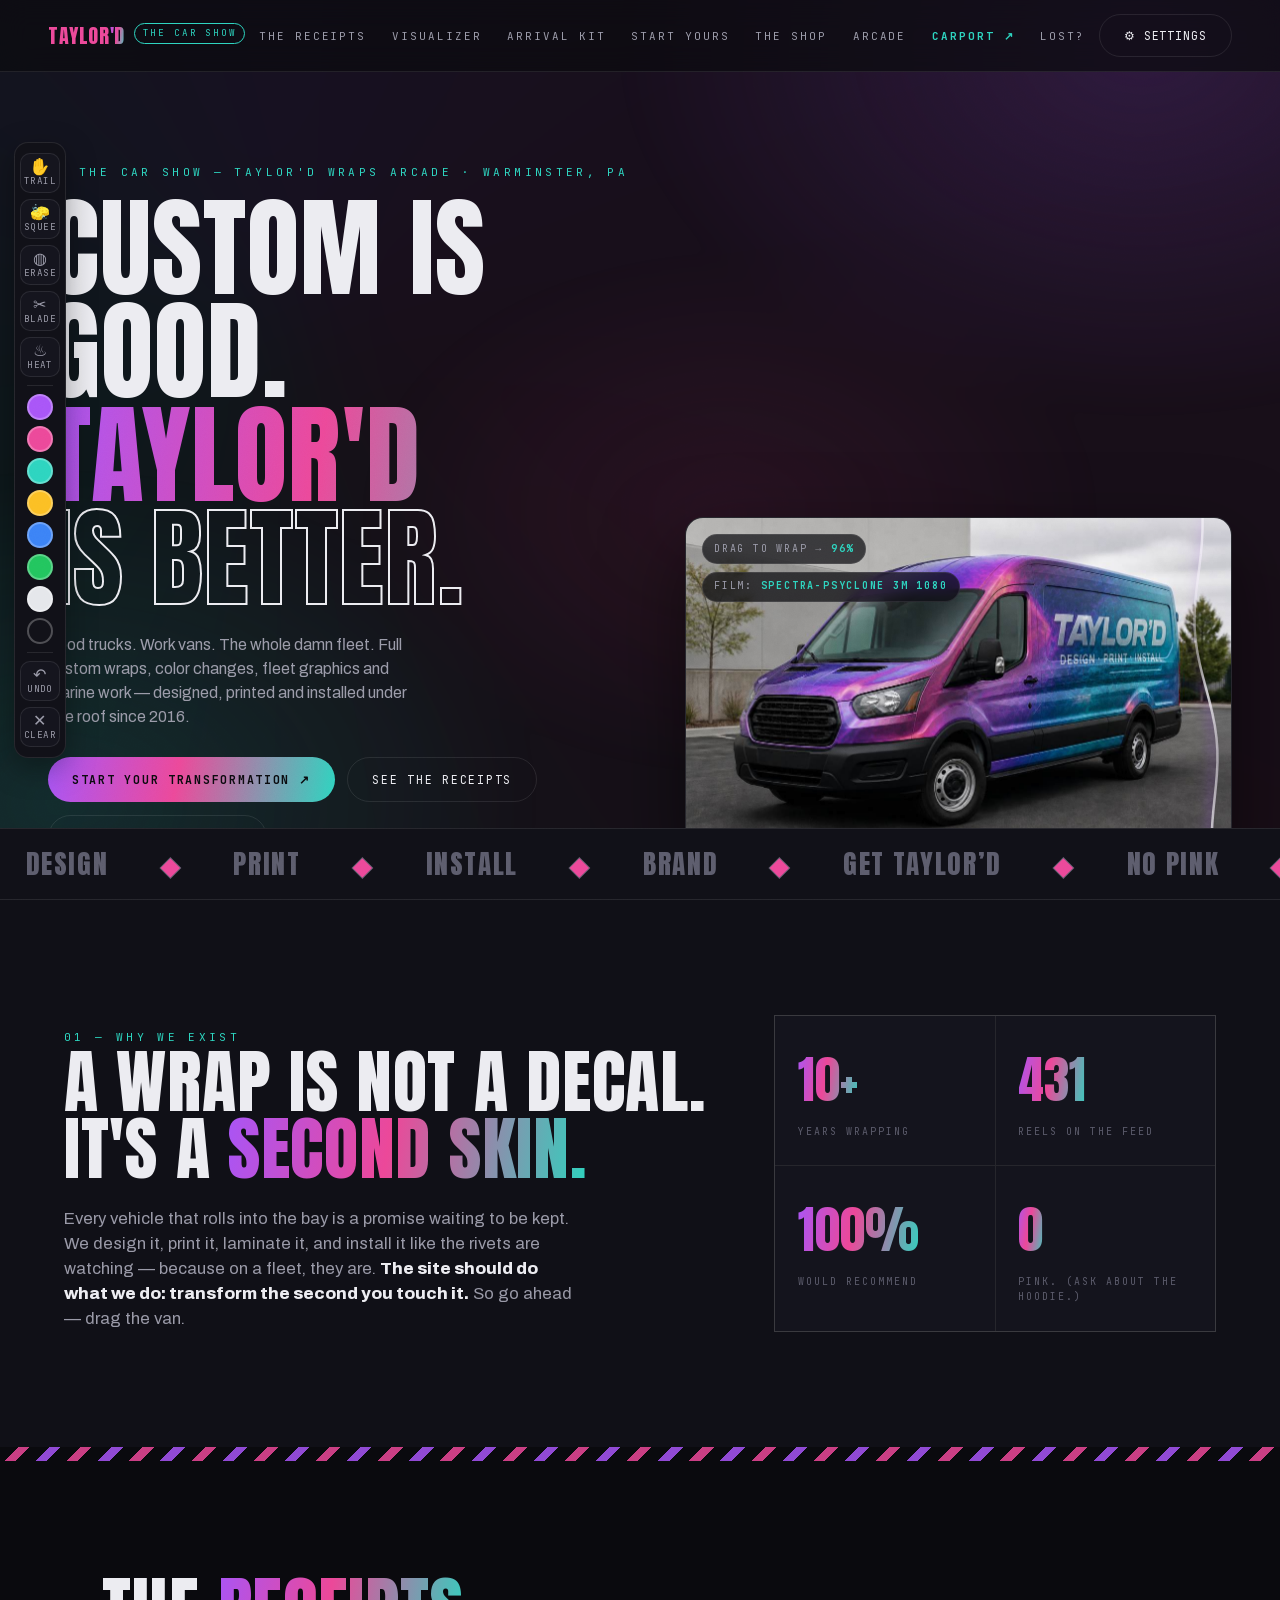
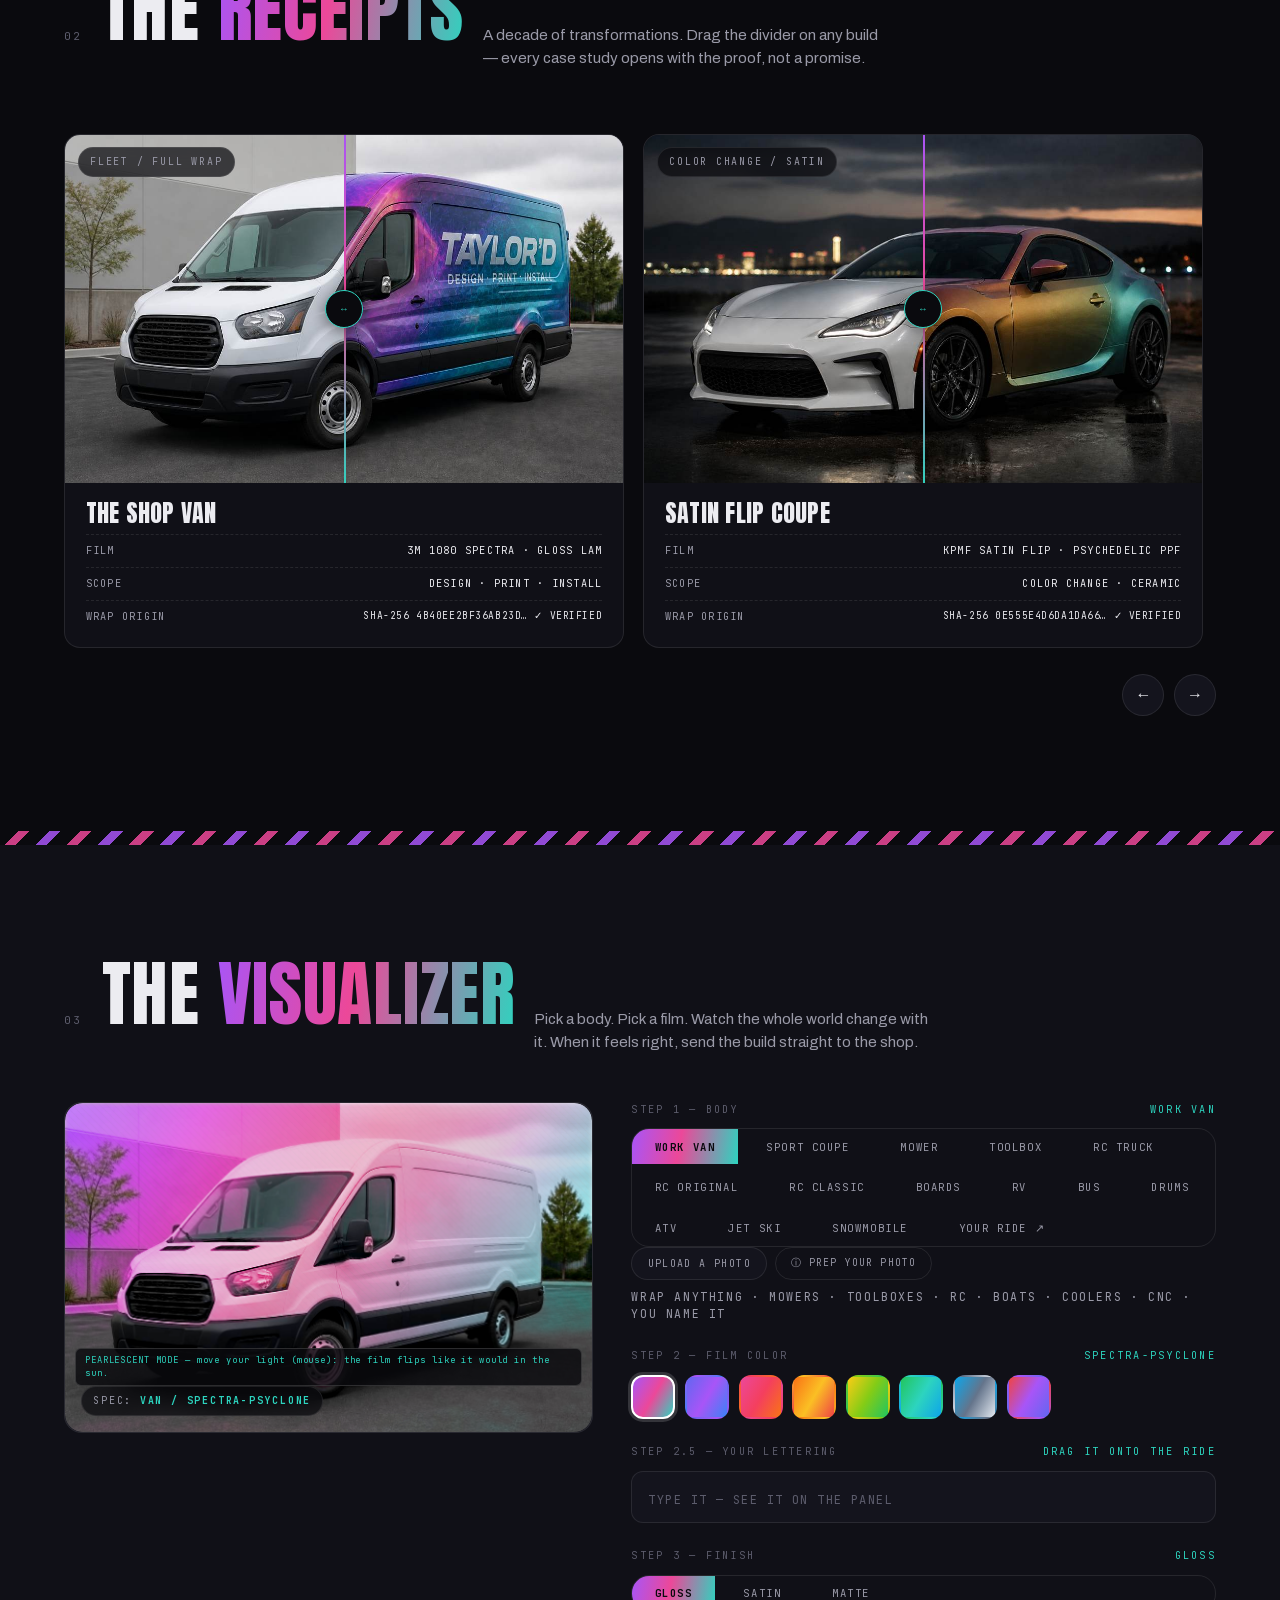
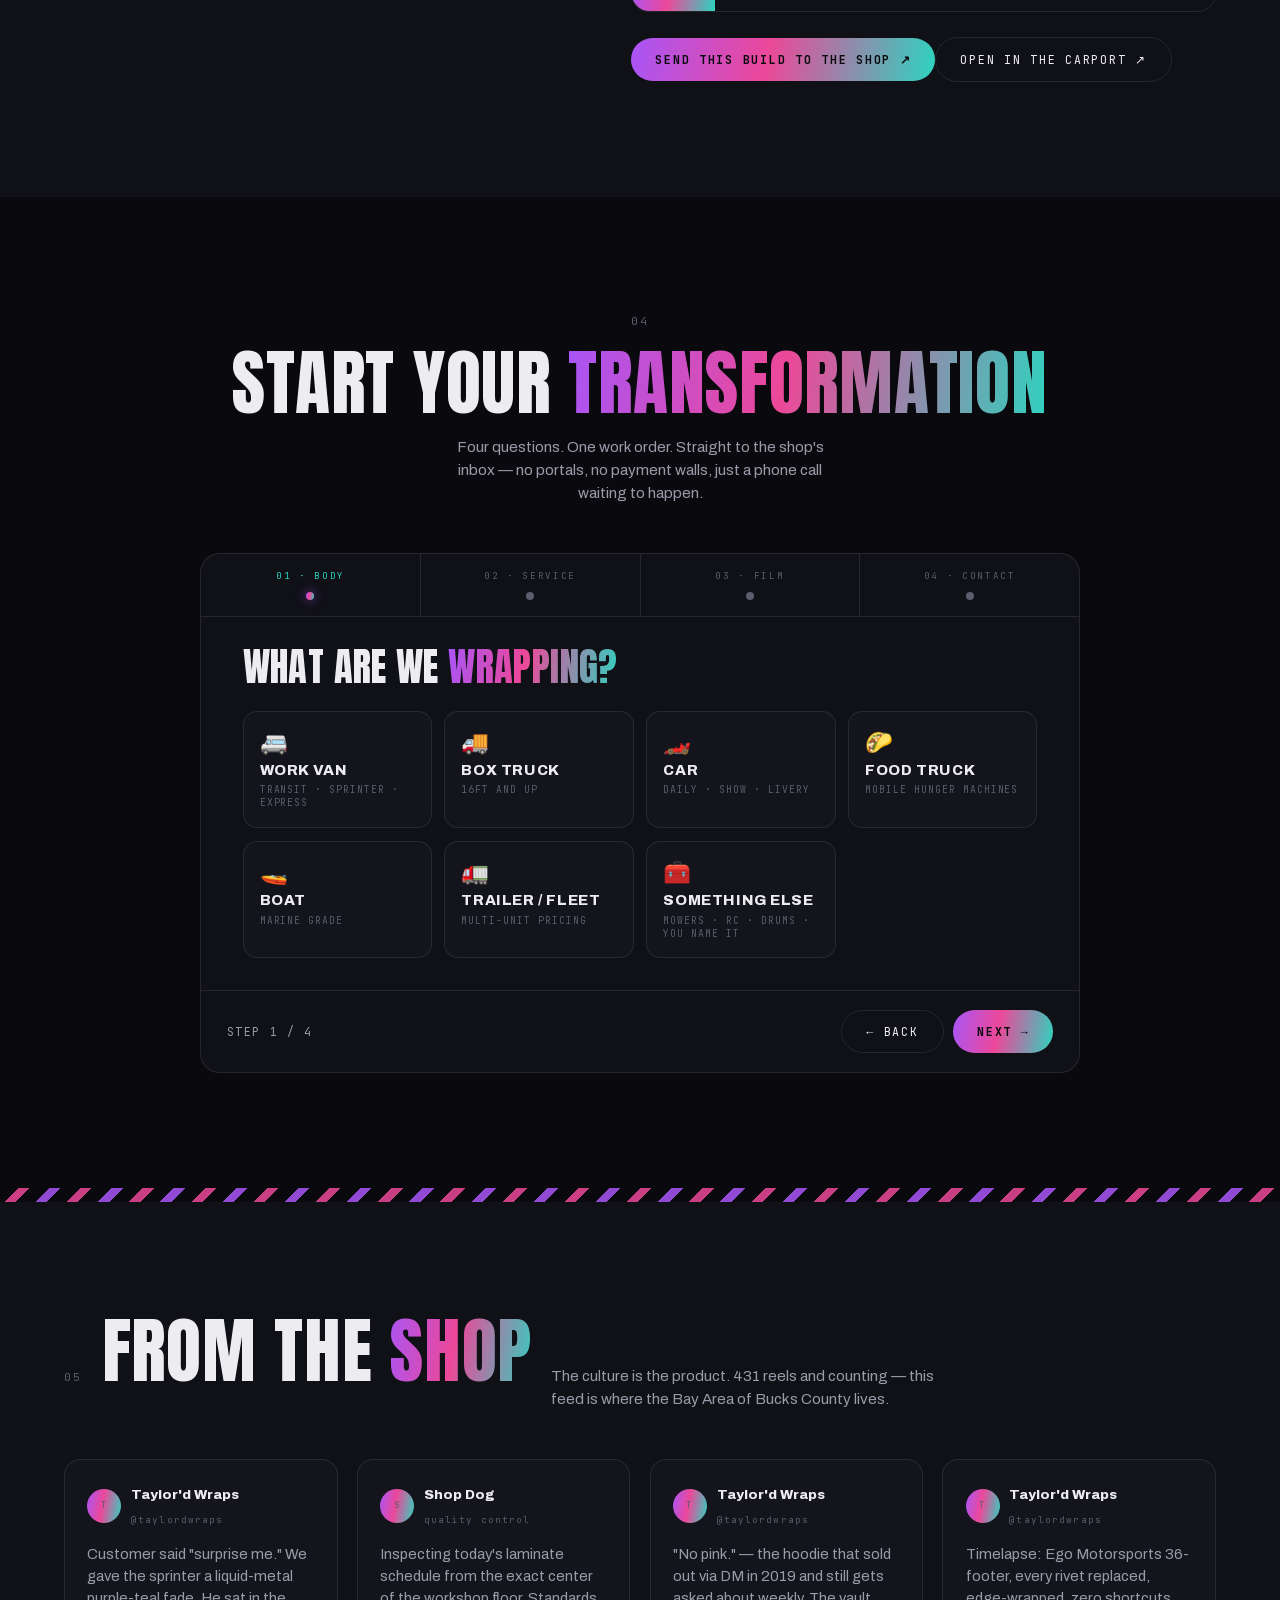
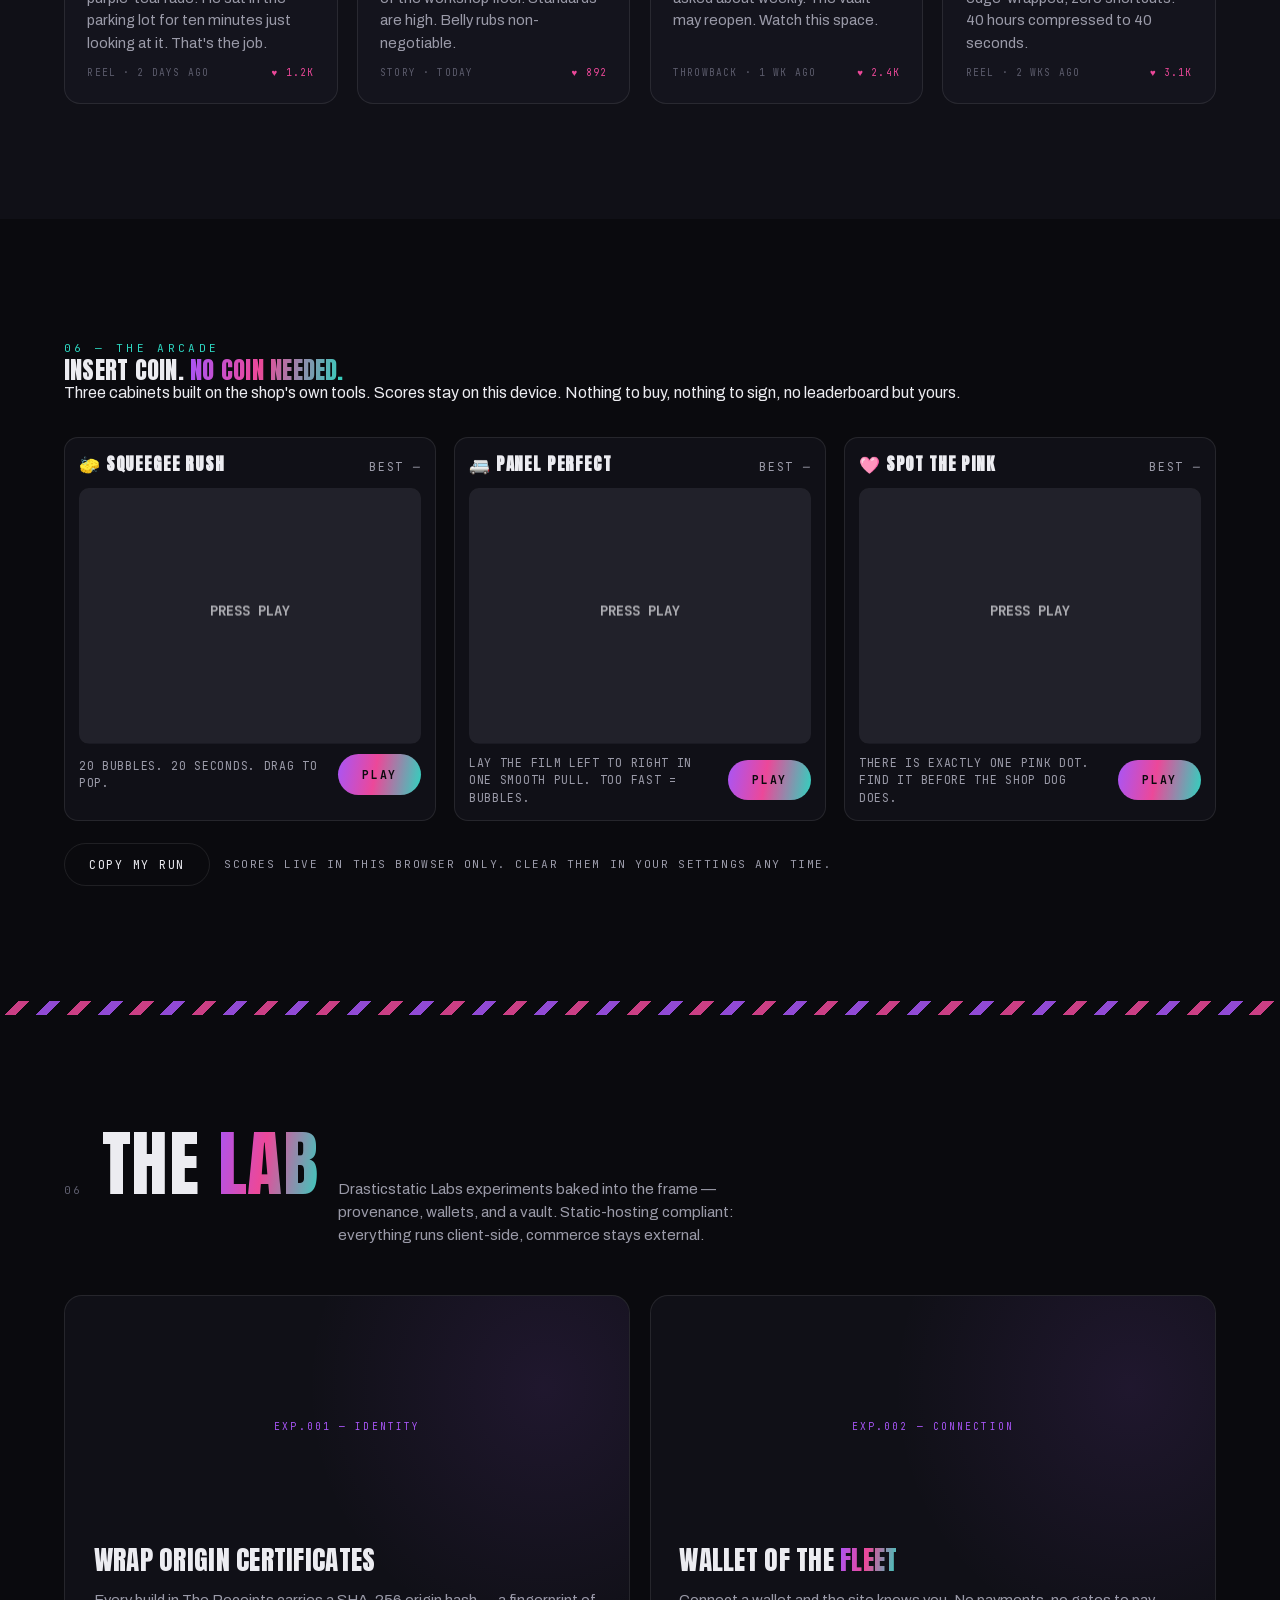
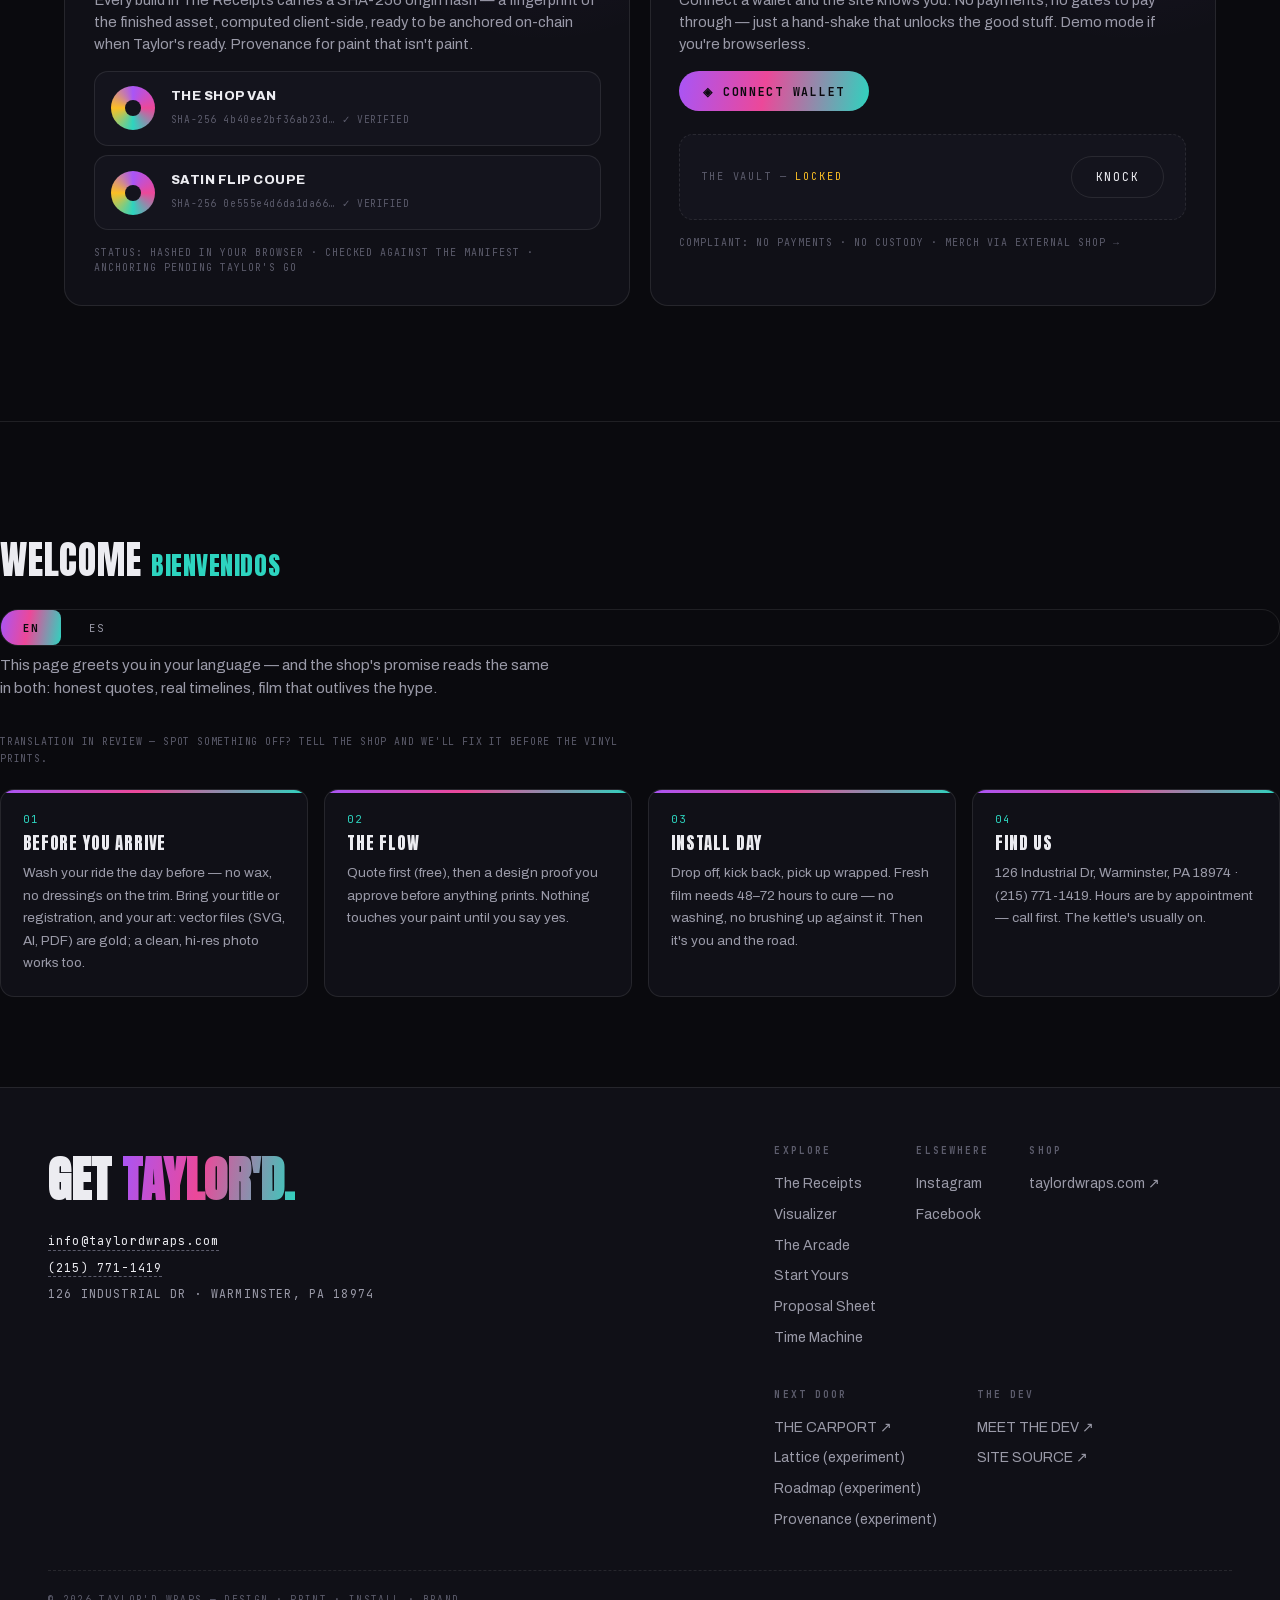
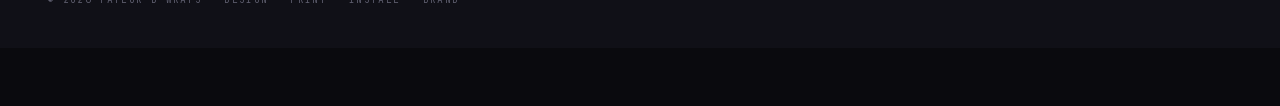
<file: index.html>
<!DOCTYPE html>
<html lang="en">
<head>
<meta charset="UTF-8">
<meta name="viewport" content="width=device-width, initial-scale=1.0">
<title>THE CAR SHOW — Taylor'd Wraps arcade. Design. Print. Install. Brand.</title>
<meta name="description" content="THE CAR SHOW: the hand-built arcade next door to the Taylor'd Wraps carport. The Peel, the wrap-anything visualizer, the vinyl toolbox, three games, and the labs' experiments. Warminster, PA.">
<link rel="stylesheet" href="styles.css?v=200">
</head>
<body>
<script>try{var _t=localStorage.tw_theme;if(_t==="light")document.body.classList.add("light");if(localStorage.tw_psy==="on")document.documentElement.classList.add("psylight")}catch(e){}</script>
<div id="loader"><div class="lgo">TAYLOR<span class="gradtxt">'D</span></div><div class="bar"><i id="lbar"></i></div><div class="pct" id="lpct">WARMING THE LAMINATOR — 0%</div></div>

<nav>
  <a class="logo" href="#hero" title="Taylor'd Wraps x drasticstatic labs"><b>TAYLOR<span class="gradtxt">'D</span></b> <span class="labs">THE CAR SHOW</span></a>
  <div class="links">
    <a href="#receipts" class="doodle">The Receipts</a><a href="#visualizer" class="doodle">Visualizer</a><a href="#arrival" class="doodle">Arrival Kit</a><a href="#quote" class="doodle">Start Yours</a><a href="#shop" class="doodle">The Shop</a><a href="#arcade" class="doodle">Arcade</a><a href="https://drasticstatic.github.io/taylordwraps-nextjs-preview/" class="carport-link" title="The Carport — the Next.js site next door">Carport ↗</a><a href="404.html">LOST?</a>
  </div>
  <button class="btn gear-btn" id="gearBtn" aria-haspopup="dialog" aria-expanded="false" aria-controls="settingsDrawer" title="Settings — theme, PSYCLONE, film trail, wallet">⚙ SETTINGS</button>
</nav>
<div class="drawer-overlay" id="drawerOverlay" hidden></div>
<aside class="drawer" id="settingsDrawer" role="dialog" aria-modal="true" aria-label="Site settings" hidden>
  <div class="dr-head"><span>SETTINGS</span><button class="dr-x" id="drawerClose" aria-label="Close settings">✕</button></div>
  <div class="dr-row"><span>THEME</span>
    <div class="seg" role="group" aria-label="Color theme">
      <button class="seg-b" id="thmDark" aria-pressed="true">◐ DARK</button><button class="seg-b" id="thmLight" aria-pressed="false">◑ LIGHT</button>
    </div>
  </div>
  <div class="dr-row"><span>PSYCLONE MODE<small>hue-cycle the whole page</small></span>
    <button class="btn psy-btn" id="psyBtn" aria-pressed="false" title="PSYCLONE MODE — the Konami code works too: ↑↑↓↓←→←→BA">◐ PSYCLONE</button>
  </div>
  <div class="dr-row"><span>FILM TRAIL<small>cursor lays vinyl — swipe fast to squeegee</small></span>
    <button class="seg-b" id="trailBtn" aria-pressed="true">ON</button>
  </div>
  <div class="dr-row"><span>WALLET</span>
    <button class="btn" id="walletBtn">◈ Connect</button>
  </div>
  <div class="dr-row"><span>TIME MACHINE<small>step back in time — the eras</small></span><a class="seg-b" href="time-machine.html" style="text-decoration:none">OPEN ▸</a></div>
  <p class="dr-note">POWER USERS: ↑↑↓↓←→←→BA STILL WORKS</p>
</aside>


<header id="hero">
  <div class="bgfx"></div>
  <div class="hero-grid">
    <div class="hero-copy">
      <span class="kicker">// THE CAR SHOW — Taylor'd Wraps arcade · Warminster, PA</span>
      <h1><span class="row">CUSTOM IS</span><span class="row">GOOD.</span><span class="row gradtxt">TAYLOR'D</span><span class="row outline">IS BETTER.</span></h1>
      <p>Food trucks. Work vans. The whole damn fleet. Full custom wraps, color changes, fleet graphics and marine work — designed, printed and installed under one roof since 2016.</p>
      <div class="hero-ctas">
        <a class="btn solid" href="#quote">Start Your Transformation ↗</a>
        <a class="btn" href="#receipts">See The Receipts</a>
        <a class="btn" href="https://drasticstatic.github.io/taylordwraps-nextjs-preview/" data-peel="THE REAL THING IS NEXT DOOR">Enter The Carport ↗</a>
      </div>
    </div>
    <div class="peelbox">
      <canvas id="peelCanvas" aria-label="Interactive wrap demonstration: drag to apply a vinyl wrap to the van" role="img"></canvas>
      <div class="peelhud">
        <span class="chip" id="peelChip">DRAG TO WRAP → <b>0%</b></span>
        <span class="chip" id="filmChip">FILM: <b>SPECTRA-PSYCLONE 3M 1080</b></span>
      </div>
      <div class="peel-hint"><svg viewBox="0 0 24 24" fill="none" stroke-width="2"><path d="M4 12h16m0 0-5-5m5 5-5 5"/></svg> DRAG · IT WRAPS ITSELF TOO</div>
    </div>
  </div>
</header>

<div class="ticker"><div class="track" id="tickTrack"></div><div class="t-meta">© 2026 TAYLOR'D WRAPS · DESIGN · PRINT · INSTALL · BRAND · HANDCRAFTED IN DRASTICSTATIC LABS · v2.0 · THE CAR SHOW · ↑↑↓↓←→←→BA</div></div>

<section class="section" id="manifesto">
  <div class="mani">
    <div class="rv">
      <span class="kicker">01 — Why we exist</span>
      <h2>A WRAP IS NOT A DECAL.<br>IT'S A <span class="gradtxt">SECOND SKIN.</span></h2>
      <p>Every vehicle that rolls into the bay is a promise waiting to be kept. We design it, print it, laminate it, and install it like the rivets are watching — because on a fleet, they are. <b>The site should do what we do: transform the second you touch it.</b> So go ahead — drag the van.</p>
    </div>
    <div class="stats rv">
      <div class="stat"><span class="n">10+</span><span class="l">Years wrapping</span></div>
      <div class="stat"><span class="n">431</span><span class="l">Reels on the feed</span></div>
      <div class="stat"><span class="n">100%</span><span class="l">Would recommend</span></div>
      <div class="stat"><span class="n">0</span><span class="l">Pink. (Ask about the hoodie.)</span></div>
    </div>
  </div>
</section>

<div class="hazard"></div>

<section class="section" id="receipts">
  <div class="sect-head rv">
    <span class="sect-num">02</span><h2>THE <span class="gradtxt">RECEIPTS</span></h2>
    <p class="sect-sub">A decade of transformations. Drag the divider on any build — every case study opens with the proof, not a promise.</p>
  </div>
  <div class="rail" id="rail">
    <article class="case rv">
      <div class="media" data-ba>
        <img class="before" src="assets/van_before.jpg" alt="Stock white cargo van before wrap">
        <img class="after" src="assets/van_after.jpg" alt="Same van after Taylor'd iridescent psychedelic wrap with TAYLOR'D lettering">
        <span class="chip tag">FLEET / FULL WRAP</span>
        <div class="handle"></div><div class="knob">↔</div>
      </div>
      <div class="spec">
        <h3>THE SHOP VAN</h3>
        <div class="row"><span>FILM</span><b>3M 1080 SPECTRA · GLOSS LAM</b></div>
        <div class="row"><span>SCOPE</span><b>DESIGN · PRINT · INSTALL</b></div>
        <div class="row"><span>WRAP ORIGIN</span><b class="hash">SHA-256 <span data-hash="van"></span></b></div>
      </div>
    </article>
    <article class="case rv">
      <div class="media" data-ba>
        <img class="before" src="assets/car_before.jpg" alt="Stock white sports coupe before wrap">
        <img class="after" src="assets/car_after.jpg" alt="Same coupe after satin color-shift wrap from magenta to gold to teal">
        <span class="chip tag">COLOR CHANGE / SATIN</span>
        <div class="handle"></div><div class="knob">↔</div>
      </div>
      <div class="spec">
        <h3>SATIN FLIP COUPE</h3>
        <div class="row"><span>FILM</span><b>KPMF SATIN FLIP · PSYCHEDELIC PPF</b></div>
        <div class="row"><span>SCOPE</span><b>COLOR CHANGE · CERAMIC</b></div>
        <div class="row"><span>WRAP ORIGIN</span><b class="hash">SHA-256 <span data-hash="car"></span></b></div>
      </div>
    </article>
    <article class="case flat rv">
      <div class="inner">
        <span class="kicker">Case file 003</span>
        <div class="big">SULLIVAN'S SCRAP METALS <span class="gradtxt">MACK TRUCK</span></div>
        <p class="desc">18 wheels of industrial brand presence. Full cab wrap + lettering that reads at highway speed and holds up at the scrap yard.</p>
      </div>
      <div class="bottom"><span class="mono">FLEET / COMMERCIAL</span><span class="hash"><b>ORIGIN</b> <span data-hash="mack"></span></span></div>
    </article>
    <article class="case flat rv">
      <div class="inner">
        <span class="kicker">Case file 004</span>
        <div class="big">THE WILD ONE <span class="gradtxt">POWERBOAT</span></div>
        <p class="desc">Marine-grade graphics built to survive sun, salt and 60 mph. The water is our second install bay.</p>
      </div>
      <div class="bottom"><span class="mono">MARINE</span><span class="hash"><b>ORIGIN</b> <span data-hash="boat"></span></span></div>
    </article>
    <article class="case flat rv">
      <div class="inner">
        <span class="kicker">Case file 005</span>
        <div class="big">797 PERFORMANCE <span class="gradtxt">CHARGER LIVERY</span></div>
        <p class="desc">Motorsport livery work — featured builds, sponsor-ready geometry, zero bubble forgiveness.</p>
      </div>
      <div class="bottom"><span class="mono">MOTORSPORT</span><span class="hash"><b>ORIGIN</b> <span data-hash="livery"></span></span></div>
    </article>
    <article class="case flat rv">
      <div class="inner">
        <span class="kicker">Case file 006</span>
        <div class="big">BARRIO STREET EATS <span class="gradtxt">FOOD TRUCK</span></div>
        <p class="desc">If your truck doesn't make people hungry from across the parking lot, we haven't finished the job.</p>
      </div>
      <div class="bottom"><span class="mono">FOOT TRAFFIC / CONVERSION</span><span class="hash"><b>ORIGIN</b> <span data-hash="truck"></span></span></div>
    </article>
  </div>
  <div class="rail-nav"><button id="railL" aria-label="Scroll cases left">←</button><button id="railR" aria-label="Scroll cases right">→</button></div>
</section>

<div class="hazard"></div>

<section class="section" id="visualizer">
  <div class="sect-head rv">
    <span class="sect-num">03</span><h2>THE <span class="gradtxt">VISUALIZER</span></h2>
    <p class="sect-sub">Pick a body. Pick a film. Watch the whole world change with it. When it feels right, send the build straight to the shop.</p>
  </div>
  <div class="viz rv">
    <div class="stage">
      <img id="vizImg" src="assets/van_before.jpg" alt="Vehicle preview with selected wrap film">
      <div class="frame"></div>
      <div class="drop">DROP IT — WE'LL WRAP IT</div>
      <div class="vtxt" id="vizText" spellcheck="false">YOUR TEXT HERE</div>
      <span class="chip badge" id="vizBadge">SPEC: <b>VAN / SPECTRA-PSYCLONE</b></span>
    </div>
    <div class="ctrls">
      <div class="ctrl">
        <div class="lab"><span>STEP 1 — BODY</span><b id="bodyName">WORK VAN</b></div>
        <div class="seg" id="bodySeg"><button class="on" data-body="van">WORK VAN</button><button data-body="car">SPORT COUPE</button><button data-body="mower">MOWER</button><button data-body="toolbox">TOOLBOX</button><button data-body="rc">RC TRUCK</button><button data-body="rcReal">RC ORIGINAL</button><button data-body="rcOld">RC CLASSIC</button><button data-body="boards">BOARDS</button><button data-body="rv">RV</button><button data-body="bus">BUS</button><button data-body="drums">DRUMS</button><button data-body="atv">ATV</button><button data-body="jetski">JET SKI</button><button data-body="snow">SNOWMOBILE</button><button data-body="custom">YOUR RIDE ↗</button></div>
      <div class="presets" id="presets"><button class="pre" id="uploadBtn">UPLOAD A PHOTO</button> <button class="how-chip" id="howBtn" type="button">ⓘ PREP YOUR PHOTO</button><span class="mono">WRAP ANYTHING · MOWERS · TOOLBOXES · RC · BOATS · COOLERS · CNC · YOU NAME IT</span></div>
      <input type="file" id="wrapFile" accept="image/*" style="display:none">
      </div>
      <div class="ctrl">
        <div class="lab"><span>STEP 2 — FILM COLOR</span><b id="filmName">SPECTRA-PSYCLONE</b></div>
        <div class="swatches" id="swatches"></div>
      </div>
      <div class="ctrl">
        <div class="lab"><span>STEP 2.5 — YOUR LETTERING</span><b>DRAG IT ONTO THE RIDE</b></div>
        <input class="tinput" id="vizTextInput" maxlength="18" placeholder="TYPE IT — SEE IT ON THE PANEL">
      </div>
      <div class="ctrl">
        <div class="lab"><span>STEP 3 — FINISH</span><b id="finName">GLOSS</b></div>
        <div class="seg" id="finSeg"><button class="on" data-fin="gloss">GLOSS</button><button data-fin="satin">SATIN</button><button data-fin="matte">MATTE</button></div>
      </div>
      <div class="ctrl">
        <a class="btn solid" id="vizSend" href="#quote">Send This Build To The Shop ↗</a>
      </div>
    </div>
  </div>
</section>

<section class="section" id="quote">
  <div class="sect-head rv" style="justify-content:center;text-align:center;flex-direction:column;align-items:center">
    <span class="sect-num">04</span><h2>START YOUR <span class="gradtxt">TRANSFORMATION</span></h2>
    <p class="sect-sub">Four questions. One work order. Straight to the shop's inbox — no portals, no payment walls, just a phone call waiting to happen.</p>
  </div>
  <div class="funnel rv">
    <div class="railq">
      <div class="step on" data-s="1"><div class="t">01 · Body</div><div class="dot"></div></div>
      <div class="step" data-s="2"><div class="t">02 · Service</div><div class="dot"></div></div>
      <div class="step" data-s="3"><div class="t">03 · Film</div><div class="dot"></div></div>
      <div class="step" data-s="4"><div class="t">04 · Contact</div><div class="dot"></div></div>
    </div>
    <div class="body">
      <div class="q on" data-q="1">
        <h3>What are we <span class="gradtxt">wrapping?</span></h3>
        <div class="opts" data-key="body">
          <button class="opt" data-v="Work Van / Transit"><span class="ic">🚐</span><span class="nm">Work Van</span><span class="ds">Transit · Sprinter · Express</span></button>
          <button class="opt" data-v="Box Truck"><span class="ic">🚚</span><span class="nm">Box Truck</span><span class="ds">16ft and up</span></button>
          <button class="opt" data-v="Car / Coupe"><span class="ic">🏎️</span><span class="nm">Car</span><span class="ds">Daily · Show · Livery</span></button>
          <button class="opt" data-v="Food Truck"><span class="ic">🌮</span><span class="nm">Food Truck</span><span class="ds">Mobile hunger machines</span></button>
          <button class="opt" data-v="Boat / Marine"><span class="ic">🚤</span><span class="nm">Boat</span><span class="ds">Marine grade</span></button>
          <button class="opt" data-v="Trailer / Fleet"><span class="ic">🚛</span><span class="nm">Trailer / Fleet</span><span class="ds">Multi-unit pricing</span></button>
          <button class="opt" data-v="Something Else"><span class="ic">🧰</span><span class="nm">Something Else</span><span class="ds">Mowers · RC · drums · you name it</span></button>
        </div>
      </div>
      <div class="q" data-q="2">
        <h3>What kind of <span class="gradtxt">transformation?</span></h3>
        <div class="opts" data-key="service">
          <button class="opt" data-v="Full Custom Wrap"><span class="ic">🎨</span><span class="nm">Full Custom</span><span class="ds">Design from scratch</span></button>
          <button class="opt" data-v="Color Change"><span class="ic">🌈</span><span class="nm">Color Change</span><span class="ds">Paint without paint</span></button>
          <button class="opt" data-v="Fleet Graphics"><span class="ic">🛠️</span><span class="nm">Fleet Graphics</span><span class="ds">Consistency at scale</span></button>
          <button class="opt" data-v="Lettering / Decals"><span class="ic">✒️</span><span class="nm">Lettering</span><span class="ds">Trucks · doors · windows</span></button>
          <button class="opt" data-v="Marine Graphics"><span class="ic">🌊</span><span class="nm">Marine</span><span class="ds">Salt-proof swagger</span></button>
          <button class="opt" data-v="Brand Identity"><span class="ic">⚡</span><span class="nm">Brand Identity</span><span class="ds">Logo + system</span></button>
        </div>
      </div>
      <div class="q" data-q="3">
        <h3>How should it <span class="gradtxt">finish?</span></h3>
        <div class="opts" data-key="film">
          <button class="opt" data-v="Gloss Laminate"><span class="ic">✨</span><span class="nm">Gloss</span><span class="ds">Showroom pop</span></button>
          <button class="opt" data-v="Satin / Matte"><span class="ic">🌑</span><span class="nm">Satin / Matte</span><span class="ds">Quiet luxury</span></button>
          <button class="opt" data-v="Color-Shift / Iridescent"><span class="ic">🔮</span><span class="nm">Color-Shift</span><span class="ds">Angle-dependent magic</span></button>
          <button class="opt" data-v="Specialty (Chrome/Carbon)"><span class="ic">🪩</span><span class="nm">Specialty</span><span class="ds">Chrome · carbon · glow</span></button>
          <button class="opt" data-v="Not Sure — Advise Me"><span class="ic">🧭</span><span class="nm">Advise Me</span><span class="ds">We'll pick together</span></button>
        </div>
      </div>
      <div class="q" data-q="4">
        <h3>Where do we send the <span class="gradtxt">work order?</span></h3>
        <div class="opts" style="grid-template-columns:1fr;max-width:520px">
          <div class="opt" style="cursor:text"><span class="ds" style="margin-bottom:.4rem">Your name</span><input id="qName" placeholder="First + last" style="background:none;border:none;outline:none;color:var(--txt);font-family:var(--body);font-size:1rem;font-weight:600"></div>
          <div class="opt" style="cursor:text"><span class="ds" style="margin-bottom:.4rem">Phone or email</span><input id="qContact" placeholder="(215) ..." style="background:none;border:none;outline:none;color:var(--txt);font-family:var(--body);font-size:1rem;font-weight:600"></div>
          <div class="opt" style="cursor:text"><span class="ds" style="margin-bottom:.4rem">Anything else? (the weirder the better)</span><input id="qNotes" placeholder="Ideas, deadlines, links…" style="background:none;border:none;outline:none;color:var(--txt);font-family:var(--body);font-size:1rem;font-weight:600"></div>
        </div>
      </div>
      <div class="q" data-q="5">
        <div class="tkt">
          <span class="mono">WORK ORDER <span id="tktNo">#TW-0000</span> — STATUS: QUEUED FOR THE SHOP</span>
          <dl><dt>Body</dt><dd id="tBody">—</dd><dt>Service</dt><dd id="tService">—</dd><dt>Film</dt><dd id="tFilm">—</dd><dt>Contact</dt><dd id="tContact">—</dd><dt>Notes</dt><dd id="tNotes">—</dd></dl>
        </div>
        <div style="display:flex;gap:.8rem;margin-top:1.4rem;flex-wrap:wrap">
          <a class="btn solid" id="sendMail" href="#">Email This Work Order ↗</a>
          <button class="btn" id="copySpec">Copy Spec</button>
          <button class="btn" id="resetQ">Start Over</button>
        </div>
        <div class="compliance"><i>ⓘ</i> NO PAYMENT HERE — COMMERCE STAYS OFF-SITE. THIS ORDERS A CONVERSATION, NOT A CARD CHARGE.</div>
      </div>
    </div>
    <div class="foot"><span class="mono" id="qProgress">STEP 1 / 4</span><div style="display:flex;gap:.6rem"><button class="btn" id="qBack">← Back</button><button class="btn solid" id="qNext">Next →</button></div></div>
  </div>
</section>

<div class="hazard"></div>

<section class="section" id="shop">
  <div class="sect-head rv">
    <span class="sect-num">05</span><h2>FROM THE <span class="gradtxt">SHOP</span></h2>
    <p class="sect-sub">The culture is the product. 431 reels and counting — this feed is where the Bay Area of Bucks County lives.</p>
  </div>
  <div class="feed">
    <article class="post rv"><div class="who"><span class="av">T</span><div><b>Taylor'd Wraps</b><br><span>@taylordwraps</span></div></div><p>Customer said "surprise me." We gave the sprinter a liquid-metal purple-teal fade. He sat in the parking lot for ten minutes just looking at it. That's the job.</p><div class="foot"><span>REEL · 2 days ago</span><i>♥ 1.2k</i></div></article>
    <article class="post rv"><div class="who"><span class="av">S</span><div><b>Shop Dog</b><br><span>quality control</span></div></div><p>Inspecting today's laminate schedule from the exact center of the workshop floor. Standards are high. Belly rubs non-negotiable.</p><div class="foot"><span>STORY · today</span><i>♥ 892</i></div></article>
    <article class="post rv"><div class="who"><span class="av">T</span><div><b>Taylor'd Wraps</b><br><span>@taylordwraps</span></div></div><p>"No pink." — the hoodie that sold out via DM in 2019 and still gets asked about weekly. The vault may reopen. Watch this space.</p><div class="foot"><span>THROWBACK · 1 wk ago</span><i>♥ 2.4k</i></div></article>
    <article class="post rv"><div class="who"><span class="av">T</span><div><b>Taylor'd Wraps</b><br><span>@taylordwraps</span></div></div><p>Timelapse: Ego Motorsports 36-footer, every rivet replaced, edge-wrapped, zero shortcuts. 40 hours compressed to 40 seconds.</p><div class="foot"><span>REEL · 2 wks ago</span><i>♥ 3.1k</i></div></article>
  </div>
</section>

<section class="section" id="arcade">
  <span class="kicker">06 — The Arcade</span>
  <h2>INSERT COIN. <span class="gradtxt">NO COIN NEEDED.</span></h2>
  <p class="sub">Three cabinets built on the shop's own tools. Scores stay on this device. Nothing to buy, nothing to sign, no leaderboard but yours.</p>
  <div class="arcade-grid">
    <article class="cab" data-game="rush" aria-label="Squeegee Rush">
      <header><b>🧽 SQUEEGEE RUSH</b><span class="mono">best <i data-best="rush">—</i></span></header>
      <canvas aria-label="Squeegee Rush game" role="img"></canvas>
      <div class="cab-hud"><span class="mono" data-hud>20 bubbles. 20 seconds. Drag to pop.</span><button class="btn solid" data-start>PLAY</button></div>
    </article>
    <article class="cab" data-game="panel" aria-label="Panel Perfect">
      <header><b>🚐 PANEL PERFECT</b><span class="mono">best <i data-best="panel">—</i></span></header>
      <canvas aria-label="Panel Perfect game" role="img"></canvas>
      <div class="cab-hud"><span class="mono" data-hud>Lay the film left to right in one smooth pull. Too fast = bubbles.</span><button class="btn solid" data-start>PLAY</button></div>
    </article>
    <article class="cab" data-game="pink" aria-label="Spot the Pink">
      <header><b>🩷 SPOT THE PINK</b><span class="mono">best <i data-best="pink">—</i></span></header>
      <canvas aria-label="Spot the Pink game" role="img"></canvas>
      <div class="cab-hud"><span class="mono" data-hud>There is exactly one pink dot. Find it before the shop dog does.</span><button class="btn solid" data-start>PLAY</button></div>
    </article>
  </div>
  <p class="mono arcade-foot"><button class="btn" id="arcadeShare">COPY MY RUN</button> <span class="dim">Scores live in this browser only. Clear them in your settings any time.</span></p>
</section>

<div class="hazard"></div>

<section class="section" id="lab">
  <div class="sect-head rv">
    <span class="sect-num">06</span><h2>THE <span class="gradtxt">LAB</span></h2>
    <p class="sect-sub">Drasticstatic Labs experiments baked into the frame — provenance, wallets, and a vault. Static-hosting compliant: everything runs client-side, commerce stays external.</p>
  </div>
  <div class="lab-grid">
    <div class="labcard rv"><span class="fx"></span>
      <span class="exp">EXP.001 — IDENTITY</span>
      <h3>WRAP ORIGIN CERTIFICATES</h3>
      <p>Every build in The Receipts carries a SHA-256 origin hash — a fingerprint of the finished asset, computed client-side, ready to be anchored on-chain when Taylor's ready. Provenance for paint that isn't paint.</p>
      <div style="display:flex;flex-direction:column;gap:.6rem">
        <div class="cert"><span class="disc"></span><div class="meta"><b>THE SHOP VAN</b><span class="hash">SHA-256 <span data-hash="van"></span></span></div></div>
        <div class="cert"><span class="disc"></span><div class="meta"><b>SATIN FLIP COUPE</b><span class="hash">SHA-256 <span data-hash="car"></span></span></div></div>
      </div>
      <span class="chainnote">STATUS: HASHED IN YOUR BROWSER · CHECKED AGAINST THE MANIFEST · ANCHORING PENDING TAYLOR'S GO</span>
    </div>
    <div class="labcard rv"><span class="fx"></span>
      <span class="exp">EXP.002 — CONNECTION</span>
      <h3>WALLET OF THE <span class="gradtxt">FLEET</span></h3>
      <p>Connect a wallet and the site knows you. No payments, no gates to pay through — just a hand-shake that unlocks the good stuff. Demo mode if you're browserless.</p>
      <div id="wallet"><button class="btn solid" id="walletBtn2">◈ Connect Wallet</button><span class="addr" id="walletAddr"></span></div>
      <div class="vault" id="vault">
        <div class="door"><span class="st">THE VAULT — <b id="vaultState">LOCKED</b></span><button class="btn" id="vaultBtn">Knock</button></div>
        <ul>
          <li><b>NO PINK.</b> hoodie — restock waitlist (2019 throwback)</li>
          <li>OG customer sticker pack — free, just ask nicely</li>
          <li>First look: the 2026 film library swatch deck</li>
        </ul>
      </div>
      <span class="chainnote">COMPLIANT: NO PAYMENTS · NO CUSTODY · MERCH VIA EXTERNAL SHOP →</span>
    </div>
  </div>
</section>

<section id="arrival">
  <div class="wrap">
    <div class="a-head">
      <div class="w-door"><span class="w-en">WELCOME</span><span class="w-es">BIENVENIDOS</span></div>
      <div class="seg" role="group" aria-label="Language / Idioma">
        <button class="seg-b on" id="langEN" aria-pressed="true">EN</button><button class="seg-b" id="langES" aria-pressed="false">ES</button>
      </div>
    </div>
    <p class="a-sub" data-lang="en">This page greets you in your language — and the shop's promise reads the same in both: honest quotes, real timelines, film that outlives the hype.</p>
    <p class="a-sub" data-lang="es" hidden>Esta página te saluda en tu idioma — y la promesa del taller se lee igual en ambos: presupuestos honestos, tiempos reales, vinilo que dura más que la moda.</p>
    <p class="w-honest" data-lang="en">TRANSLATION IN REVIEW — SPOT SOMETHING OFF? TELL THE SHOP AND WE'LL FIX IT BEFORE THE VINYL PRINTS.</p>
    <p class="w-honest" data-lang="es" hidden>TRADUCCIÓN EN REVISIÓN — ¿VES ALGO RARO? DÍSELO AL TALLER Y LO CORREGIMOS ANTES DE IMPRIMIR EL VINILO.</p>
    <div class="a-grid">
      <div class="a-card"><span class="num">01</span>
        <h3><span data-lang="en">BEFORE YOU ARRIVE</span><span data-lang="es" hidden>ANTES DE LLEGAR</span></h3>
        <p data-lang="en">Wash your ride the day before — no wax, no dressings on the trim. Bring your title or registration, and your art: vector files (SVG, AI, PDF) are gold; a clean, hi-res photo works too.</p>
        <p data-lang="es" hidden>Lava tu carro un día antes — sin cera ni productos en los plásticos. Trae el título o registro y tu arte: archivos vectoriales (SVG, AI, PDF) son oro; una foto nítida en alta resolución también sirve.</p>
      </div>
      <div class="a-card"><span class="num">02</span>
        <h3><span data-lang="en">THE FLOW</span><span data-lang="es" hidden>EL PROCESO</span></h3>
        <p data-lang="en">Quote first (free), then a design proof you approve before anything prints. Nothing touches your paint until you say yes.</p>
        <p data-lang="es" hidden>Primero el presupuesto (gratis), luego una prueba de diseño que apruebas antes de imprimir nada. Nada toca tu pintura hasta que tú digas que sí.</p>
      </div>
      <div class="a-card"><span class="num">03</span>
        <h3><span data-lang="en">INSTALL DAY</span><span data-lang="es" hidden>DÍA DE INSTALACIÓN</span></h3>
        <p data-lang="en">Drop off, kick back, pick up wrapped. Fresh film needs 48–72 hours to cure — no washing, no brushing up against it. Then it's you and the road.</p>
        <p data-lang="es" hidden>Dejas el carro, te relajas, lo recoges envuelto. El vinilo nuevo necesita 48–72 horas para curar — sin lavarlo ni rozarlo. Después, tú y el camino.</p>
      </div>
      <div class="a-card"><span class="num">04</span>
        <h3><span data-lang="en">FIND US</span><span data-lang="es" hidden>DÓNDE ESTAMOS</span></h3>
        <p data-lang="en">126 Industrial Dr, Warminster, PA 18974 · (215) 771-1419. Hours are by appointment — call first. The kettle's usually on.</p>
        <p data-lang="es" hidden>126 Industrial Dr, Warminster, PA 18974 · (215) 771-1419. Horario con cita previa — llama primero. La tetera casi siempre está encendida.</p>
      </div>
    </div>
  </div>
</section>

<footer>
  <div class="f-grid">
    <div>
      <h4>GET <span class="gradtxt">TAYLOR'D.</span></h4>
      <div class="contact">
        <a href="mailto:info@taylordwraps.com">info@taylordwraps.com</a>
        <a href="tel:+12157711419">(215) 771-1419</a>
        <span>126 INDUSTRIAL DR · WARMINSTER, PA 18974</span>
      </div>
    </div>
    <div class="f-links">
      <div class="col"><b>Explore</b><a href="#receipts">The Receipts</a><a href="#visualizer">Visualizer</a><a href="#arcade">The Arcade</a><a href="#quote">Start Yours</a><a href="proposal.html">Proposal Sheet</a><a href="time-machine.html">Time Machine</a></div>
      <div class="col"><b>Elsewhere</b><a href="https://www.instagram.com/taylordwraps/" target="_blank" rel="noopener">Instagram</a><a href="https://www.facebook.com/taylordwraps" target="_blank" rel="noopener">Facebook</a></div>
      <div class="col"><b>Shop</b><a href="https://taylordwraps.com" target="_blank" rel="noopener">taylordwraps.com ↗</a></div>
      <div class="col"><b>Next Door</b><a href="https://drasticstatic.github.io/taylordwraps-nextjs-preview/">THE CARPORT ↗</a><a href="lattice.html">Lattice (experiment)</a><a href="roadmap.html">Roadmap (experiment)</a><a href="provenance.html">Provenance (experiment)</a></div>
      <div class="col"><b>The Dev</b><a href="https://drasticstatic.github.io/" target="_blank" rel="noopener">MEET THE DEV ↗</a><a href="https://github.com/drasticstatic/taylordwraps-public-preview" target="_blank" rel="noopener">SITE SOURCE ↗</a></div>
    </div>
  </div>
  <div class="f-bottom">
    <span>© 2026 TAYLOR'D WRAPS — DESIGN · PRINT · INSTALL · BRAND</span>
  </div>
</footer>
<div class="toast" id="toast"></div>
<button class="tb-fab" id="tbFab" aria-label="Vinyl toolbox">🧰</button>
<div id="toolbox" role="toolbar" aria-label="Vinyl toolbox — paint tools" aria-orientation="vertical">
  <button class="tb-btn" data-tool="trail" aria-pressed="true"><i>✋</i>TRAIL</button>
  <button class="tb-btn" data-tool="squeegee" aria-pressed="false"><i>🧽</i>SQUEE</button>
  <button class="tb-btn" data-tool="eraser" aria-pressed="false"><i>◍</i>ERASE</button>
  <button class="tb-btn" data-tool="blade" aria-pressed="false"><i>✂</i>BLADE</button>
  <button class="tb-btn" data-tool="heat" aria-pressed="false"><i>♨</i>HEAT</button>
  <div class="tb-sep" role="separator"></div>
  <button class="swatch" data-film="#a855f7" style="background:#a855f7" aria-label="violet film"></button>
  <button class="swatch" data-film="#ec4899" style="background:#ec4899" aria-label="magenta film"></button>
  <button class="swatch" data-film="#2dd4bf" style="background:#2dd4bf" aria-label="teal film"></button>
  <button class="swatch" data-film="#fbbf24" style="background:#fbbf24" aria-label="amber film"></button>
  <button class="swatch" data-film="#3b82f6" style="background:#3b82f6" aria-label="blue film"></button>
  <button class="swatch" data-film="#22c55e" style="background:#22c55e" aria-label="green film"></button>
  <button class="swatch" data-film="#e5e7eb" style="background:#e5e7eb" aria-label="white film"></button>
  <button class="swatch" data-film="#111118" style="background:#111118" aria-label="black film"></button>
  <div class="tb-sep" role="separator"></div>
  <button class="tb-btn" id="tbUndo" aria-label="Undo last stroke"><i>↶</i>UNDO</button>
  <button class="tb-btn" id="tbClear" aria-label="Clear all paint"><i>✕</i>CLEAR</button>
</div>
<div class="how-overlay" id="howOverlay" role="dialog" aria-modal="true" aria-label="How to prep a photo for upload">
  <div class="how-card">
    <button class="how-close" data-close aria-label="Close">×</button>
    <h3>THE MOM METHOD</h3>
    <p class="how-sub">HOW TO GET A WRAP-READY PHOTO — THE WAY MOM'S TRUCK DID IT</p>
    <div class="how-pair">
      <figure><img src="assets/rc.jpg" alt="Mom's RC truck, custom build"><figcaption>MOM'S BUILD — THE REAL THING</figcaption></figure>
      <figure><img src="assets/rc-white.jpg" alt="Prepped white shell version"><figcaption>PREPPED SHELL — WHAT UPLOADS LOVE</figcaption></figure>
    </div>
    <div class="how-steps">
      <p><b>1.</b> Pick a photo of your ride. Any ride — that's the point.</p>
      <p><b>2.</b> Feed the prompt below to your own AI tool, whichever you trust. It repaints just the body white and touches nothing else — same trick we ran on Mom's truck.</p>
      <p><b>3.</b> Upload the white-shell result here. The film lands on the paint, not the backdrop.</p>
    </div>
    <div class="how-prompt" id="howPromptText">Recolor the main vehicle or object in this photo to a plain, uniform glossy WHITE with no decals, no logos, no lettering. Keep everything else exactly as it is — background, lighting, shadows, wheels, glass, suspension, details. Photorealistic, seamless edit.</div>
    <div class="how-actions">
      <button class="btn solid" id="howCopy" type="button">COPY THE PROMPT</button>
      <button class="btn" id="howUpload" type="button">UPLOAD MY PHOTO →</button>
    </div>
    <p class="w-honest" style="margin-top:14px">WHY WHITE? THE WRAP ENGINE READS PAINT BY COLOR — WHITE AND NEUTRAL SHELLS GIVE IT CLEAN EDGES, SO YOUR FILM LOOKS LAID, NOT SPLASHED.</p>
  </div>
</div>
<script src="app.js?v=200" defer></script>
<script src="arcade.js?v=200" defer></script>
</body>
</html>
</file>
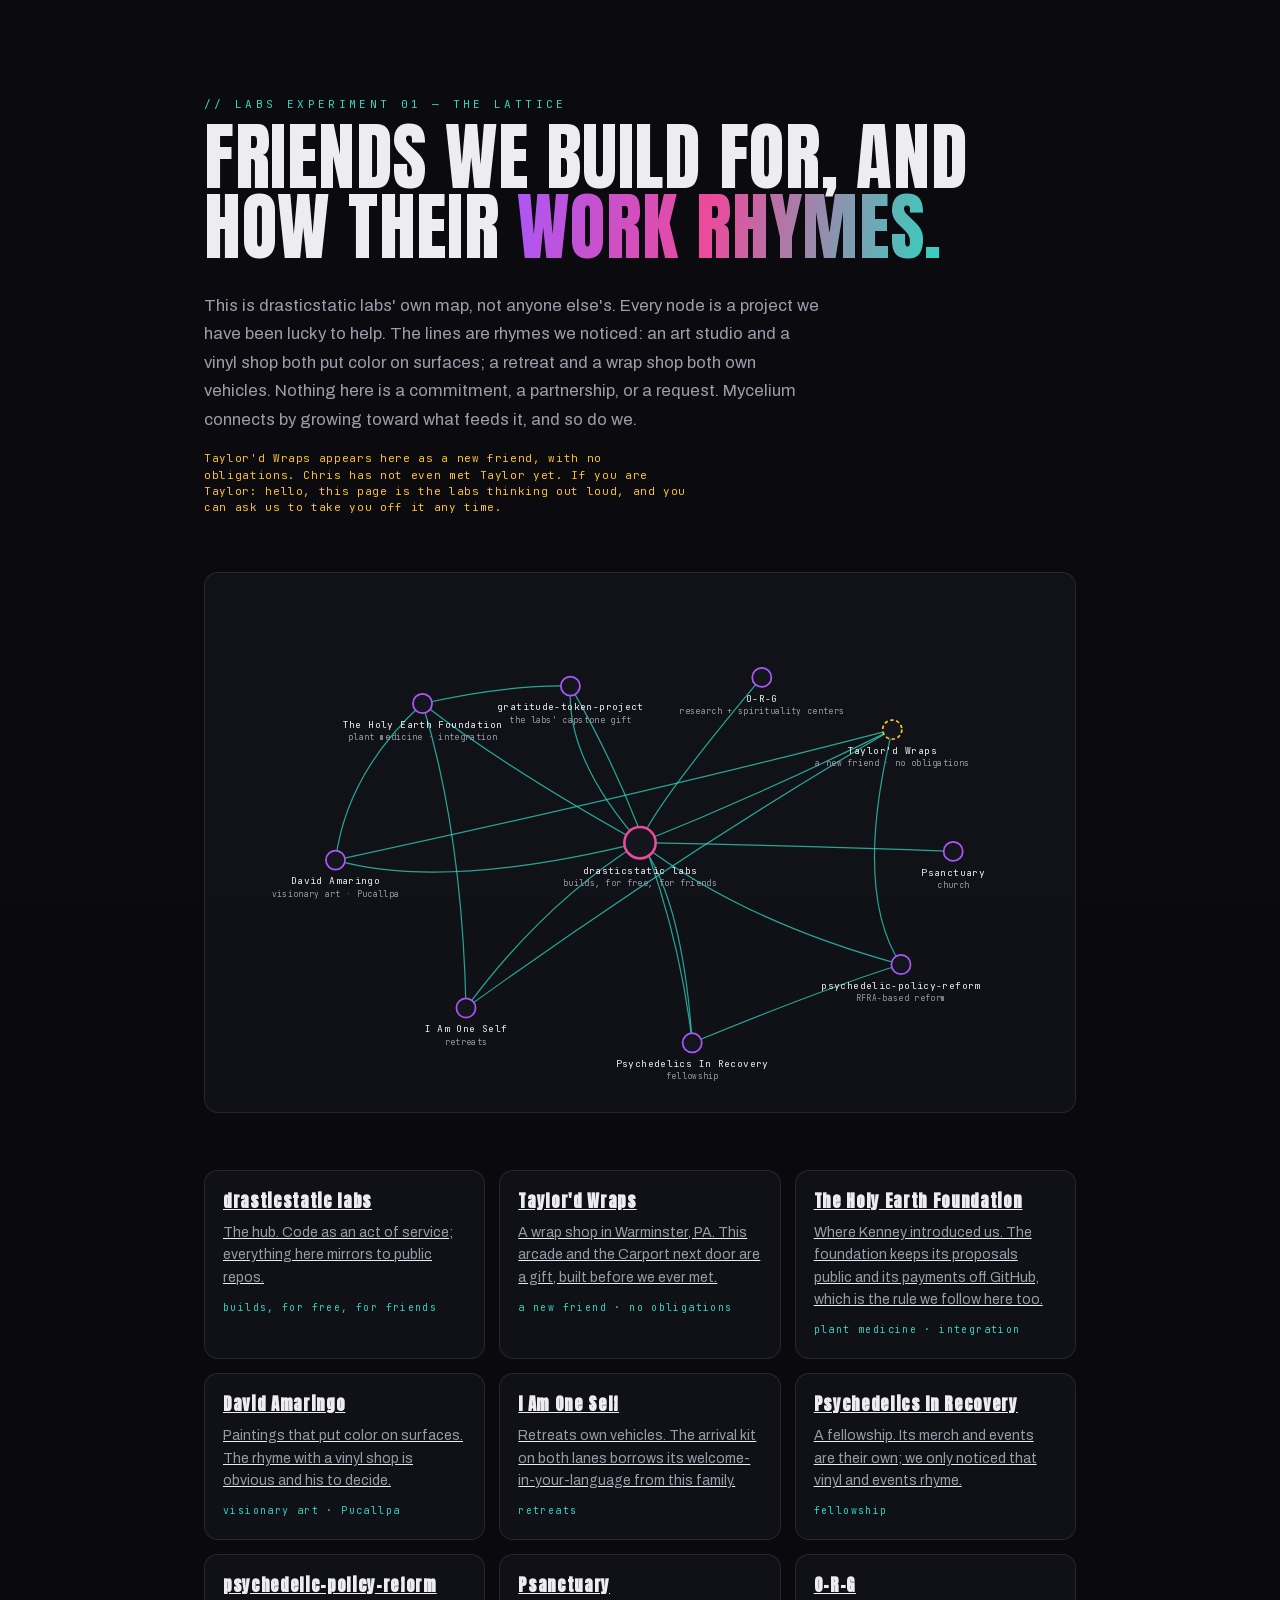
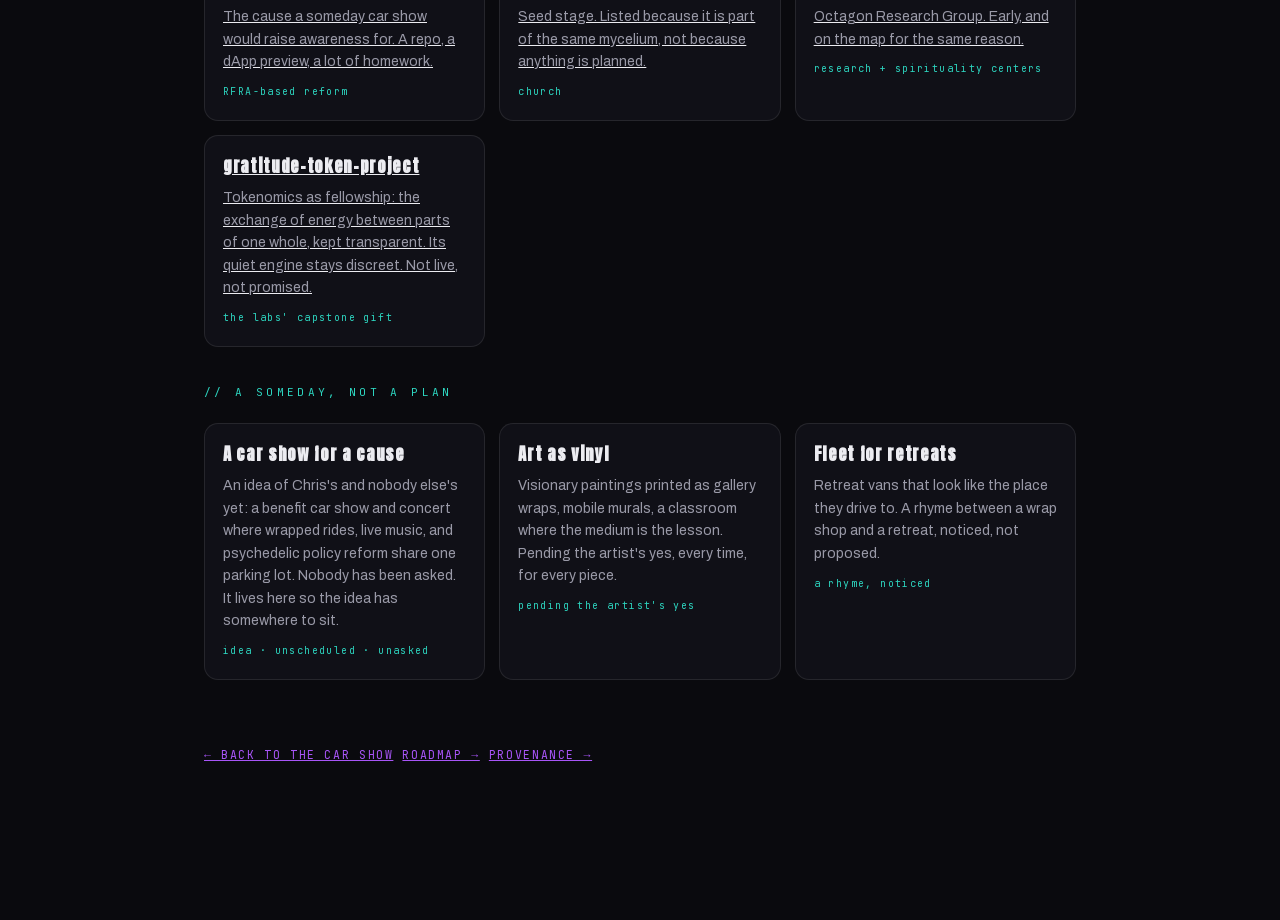
<file: lattice.html>
<!DOCTYPE html><html lang="en"><head><meta charset="utf-8"><meta name="viewport" content="width=device-width,initial-scale=1">
<title>The lattice — a labs experiment</title>
<meta name="description" content="drasticstatic labs' own map: friends we build for, and how their work rhymes. An experiment, not a plan.">
<link rel="stylesheet" href="styles.css?v=200"></head>
<body>
<script>try{if(localStorage.tw_theme==="light")document.body.classList.add("light")}catch(e){}</script>
<main class="exp">
  <span class="kicker">// LABS EXPERIMENT 01 — the lattice</span>
  <h1>FRIENDS WE BUILD FOR, AND HOW THEIR <span class="gradtxt">WORK RHYMES.</span></h1>
  <p class="lead">This is drasticstatic labs' own map, not anyone else's. Every node is a project we have been lucky to help. The lines are rhymes we noticed: an art studio and a vinyl shop both put color on surfaces; a retreat and a wrap shop both own vehicles. Nothing here is a commitment, a partnership, or a request. Mycelium connects by growing toward what feeds it, and so do we.</p>
  <p class="honest">Taylor'd Wraps appears here as a new friend, with no obligations. Chris has not even met Taylor yet. If you are Taylor: hello, this page is the labs thinking out loud, and you can ask us to take you off it any time.</p>

  <svg class="lattice" id="lattice" viewBox="0 0 1000 620" role="img" aria-label="A map of drasticstatic labs and the friends it builds for, drawn as mycelium">
    <g id="hyphae"></g>
    <g id="nodes"></g>
  </svg>

  <div class="cards" id="cards"></div>

  <h2 class="kicker" style="margin-top:2.5rem">// A SOMEDAY, NOT A PLAN</h2>
  <div class="cards">
    <div class="card"><b>A car show for a cause</b><p>An idea of Chris's and nobody else's yet: a benefit car show and concert where wrapped rides, live music, and psychedelic policy reform share one parking lot. Nobody has been asked. It lives here so the idea has somewhere to sit.</p><span class="tag">idea · unscheduled · unasked</span></div>
    <div class="card"><b>Art as vinyl</b><p>Visionary paintings printed as gallery wraps, mobile murals, a classroom where the medium is the lesson. Pending the artist's yes, every time, for every piece.</p><span class="tag">pending the artist's yes</span></div>
    <div class="card"><b>Fleet for retreats</b><p>Retreat vans that look like the place they drive to. A rhyme between a wrap shop and a retreat, noticed, not proposed.</p><span class="tag">a rhyme, noticed</span></div>
  </div>
  <a class="back" href="./">← BACK TO THE CAR SHOW</a> &nbsp; <a class="back" href="roadmap.html">ROADMAP →</a> &nbsp; <a class="back" href="provenance.html">PROVENANCE →</a>
</main>
<script>
(() => {
  // Nodes: drasticstatic labs at the center; every other node is public already. Taylor'd is the new friend.
  const N = [
    { id: 'labs', x: 500, y: 310, t: 'drasticstatic labs', s: 'builds, for free, for friends', href: 'https://drasticstatic.github.io/', cls: 'center', why: 'The hub. Code as an act of service; everything here mirrors to public repos.' },
    { id: 'taylord', x: 790, y: 180, t: "Taylor'd Wraps", s: 'a new friend · no obligations', href: 'https://taylordwraps.com', cls: 'friend', why: 'A wrap shop in Warminster, PA. This arcade and the Carport next door are a gift, built before we ever met.' },
    { id: 'thef', x: 250, y: 150, t: 'The Holy Earth Foundation', s: 'plant medicine · integration', href: 'https://theholyearthfoundation.github.io/', cls: '', why: 'Where Kenney introduced us. The foundation keeps its proposals public and its payments off GitHub, which is the rule we follow here too.' },
    { id: 'david', x: 150, y: 330, t: 'David Amaringo', s: 'visionary art · Pucallpa', href: 'https://theholyearthfoundation.github.io/david-amaringo-publish-preview/', cls: '', why: 'Paintings that put color on surfaces. The rhyme with a vinyl shop is obvious and his to decide.' },
    { id: 'iamoneself', x: 300, y: 500, t: 'I Am One Self', s: 'retreats', href: 'https://theholyearthfoundation.github.io/iamoneself-retreats-publish-preview/', cls: '', why: 'Retreats own vehicles. The arrival kit on both lanes borrows its welcome-in-your-language from this family.' },
    { id: 'pir', x: 560, y: 540, t: 'Psychedelics In Recovery', s: 'fellowship', href: 'https://psychedelicsinrecovery.org/', cls: '', why: 'A fellowship. Its merch and events are their own; we only noticed that vinyl and events rhyme.' },
    { id: 'ppr', x: 800, y: 450, t: 'psychedelic-policy-reform', s: 'RFRA-based reform', href: 'https://github.com/drasticstatic/psychedelic-policy-reform', cls: '', why: 'The cause a someday car show would raise awareness for. A repo, a dApp preview, a lot of homework.' },
    { id: 'psanctuary', x: 860, y: 320, t: 'Psanctuary', s: 'church', href: 'https://github.com/drasticstatic/Psanctuary', cls: '', why: 'Seed stage. Listed because it is part of the same mycelium, not because anything is planned.' },
    { id: 'org', x: 640, y: 120, t: 'O-R-G', s: 'research + spirituality centers', href: 'https://github.com/drasticstatic/O-R-G', cls: '', why: 'Octagon Research Group. Early, and on the map for the same reason.' },
    { id: 'gtp', x: 420, y: 130, t: 'gratitude-token-project', s: "the labs' capstone gift", href: 'https://github.com/drasticstatic', cls: '', why: 'Tokenomics as fellowship: the exchange of energy between parts of one whole, kept transparent. Its quiet engine stays discreet. Not live, not promised.' },
  ];
  const E = [['labs','taylord'],['labs','thef'],['labs','david'],['labs','iamoneself'],['labs','pir'],['labs','ppr'],['labs','psanctuary'],['labs','org'],['labs','gtp'],['thef','david'],['thef','iamoneself'],['david','taylord'],['iamoneself','taylord'],['pir','ppr'],['ppr','taylord'],['gtp','pir'],['gtp','thef']];
  const byId = Object.fromEntries(N.map(n => [n.id, n]));
  const svg = document.getElementById('lattice'), H = document.getElementById('hyphae'), G = document.getElementById('nodes');
  const ns = 'http://www.w3.org/2000/svg';
  let seed = 7; const rnd = () => (seed = (seed * 9301 + 49297) % 233280) / 233280;
  E.forEach(([a, b]) => {
    const p = byId[a], q = byId[b]; const mx = (p.x + q.x) / 2 + (rnd() - .5) * 120, my = (p.y + q.y) / 2 + (rnd() - .5) * 120;
    const path = document.createElementNS(ns, 'path'); path.setAttribute('class', 'hypha'); path.setAttribute('pathLength', '1');
    path.setAttribute('d', `M${p.x} ${p.y} Q${mx} ${my} ${q.x} ${q.y}`); path.style.transitionDelay = (rnd() * 1.2) + 's'; H.appendChild(path);
  });
  N.forEach(n => {
    const g = document.createElementNS(ns, 'g'); g.setAttribute('class', 'node ' + n.cls); g.setAttribute('transform', `translate(${n.x} ${n.y})`);
    const c = document.createElementNS(ns, 'circle'); c.setAttribute('r', n.cls === 'center' ? 18 : 11); g.appendChild(c);
    const t = document.createElementNS(ns, 'text'); t.setAttribute('y', n.cls === 'center' ? 36 : 28); t.setAttribute('text-anchor', 'middle'); t.textContent = n.t; g.appendChild(t);
    const s = document.createElementNS(ns, 'text'); s.setAttribute('class', 'sub'); s.setAttribute('y', n.cls === 'center' ? 50 : 42); s.setAttribute('text-anchor', 'middle'); s.textContent = n.s; g.appendChild(s);
    const a = document.createElementNS(ns, 'a'); a.setAttribute('href', n.href); a.setAttribute('target', '_blank'); a.setAttribute('rel', 'noopener'); a.appendChild(g); G.appendChild(a);
  });
  const cards = document.getElementById('cards');
  N.forEach(n => { const d = document.createElement('a'); d.className = 'card'; d.href = n.href; d.target = '_blank'; d.rel = 'noopener'; d.innerHTML = `<b>${n.t}</b><p>${n.why}</p><span class="tag">${n.s}</span>`; cards.appendChild(d); });
  const grow = () => svg.classList.add('grown');
  if (matchMedia('(prefers-reduced-motion: reduce)').matches) grow();
  else new IntersectionObserver((es) => { if (es.some(e => e.isIntersecting)) { grow(); } }, { threshold: .2 }).observe(svg);
})();
</script>
</body></html>
</file>
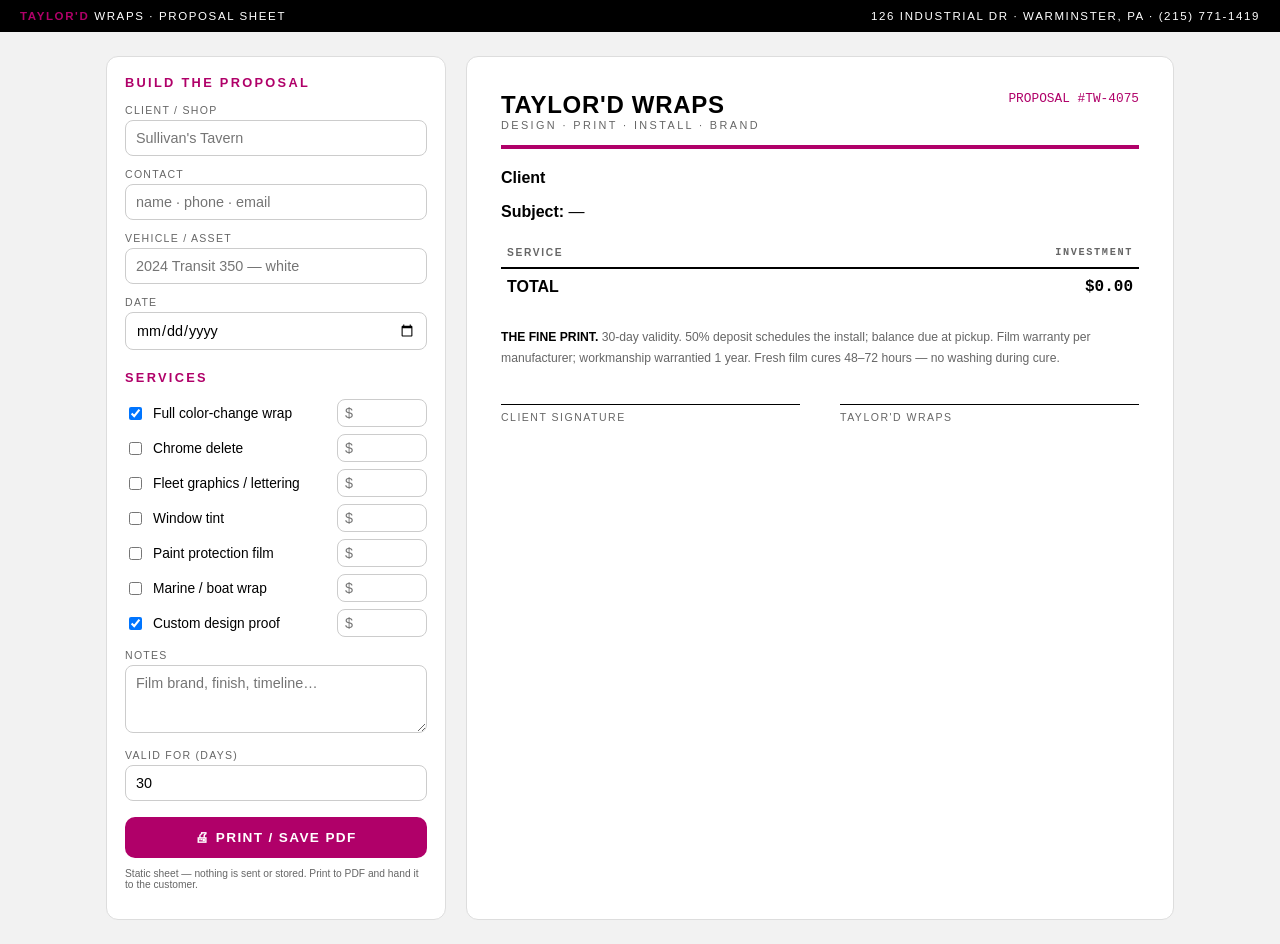
<file: proposal.html>
<!DOCTYPE html><html lang="en"><head><meta charset="utf-8"><meta name="viewport" content="width=device-width,initial-scale=1">
<title>TAYLOR'D WRAPS — Proposal Sheet</title>
<style>
:root{--rasp:#B00069;--ink:#000;--paper:#fff;--mut:#666}
*{box-sizing:border-box}
body{margin:0;font-family:Helvetica,Arial,sans-serif;background:#f2f2f2;color:var(--ink)}
.bar{background:var(--ink);color:#fff;padding:10px 20px;display:flex;justify-content:space-between;align-items:center;font-size:.72rem;letter-spacing:.14em}
.bar b{color:var(--rasp)}
.wrap{display:grid;grid-template-columns:340px 1fr;gap:20px;max-width:1100px;margin:24px auto;padding:0 16px}
@media(max-width:900px){.wrap{grid-template-columns:1fr}}
.panel{background:#fff;border:1px solid #ddd;border-radius:12px;padding:18px}
.panel h2{font-size:.8rem;letter-spacing:.18em;margin:0 0 14px;color:var(--rasp)}
label{display:block;font-size:.66rem;letter-spacing:.12em;color:var(--mut);margin:12px 0 4px;text-transform:uppercase}
input,textarea,select{width:100%;border:1px solid #ccc;border-radius:8px;padding:9px 10px;font:inherit;font-size:.9rem}
.svc{display:flex;align-items:center;gap:8px;margin:7px 0;font-size:.86rem}
.svc input[type=checkbox]{width:auto}
.svc input[type=number]{width:90px;margin-left:auto;padding:5px 7px}
button.go{width:100%;margin-top:16px;background:var(--rasp);color:#fff;border:0;border-radius:10px;padding:13px;font-weight:700;font-size:.85rem;letter-spacing:.1em;cursor:pointer}
.sheet{background:#fff;border:1px solid #ddd;border-radius:12px;padding:34px;min-height:600px}
.shead{display:flex;justify-content:space-between;border-bottom:4px solid var(--rasp);padding-bottom:14px;margin-bottom:20px}
.shead h1{margin:0;font-size:1.5rem;letter-spacing:.03em}
.shead .tag{font-size:.68rem;letter-spacing:.22em;color:var(--mut)}
.shead .num{font-family:monospace;color:var(--rasp);font-size:.8rem;text-align:right}
table{width:100%;border-collapse:collapse;font-size:.9rem}
td,th{padding:9px 6px;border-bottom:1px solid #eee;text-align:left}
th{font-size:.64rem;letter-spacing:.16em;color:var(--mut)}
td.amt,th.amt{text-align:right;font-family:monospace}
.tot td{font-weight:700;border-top:2px solid var(--ink);border-bottom:0;font-size:1rem}
.terms{margin-top:22px;font-size:.76rem;color:var(--mut);line-height:1.7}
.sig{margin-top:36px;display:flex;gap:40px}
.sig div{flex:1;border-top:1px solid var(--ink);padding-top:6px;font-size:.66rem;letter-spacing:.14em;color:var(--mut)}
@media print{.panel,.bar{display:none}.wrap{display:block;margin:0;padding:0}.sheet{border:0}}
</style></head><body>
<div class="bar"><span><b>TAYLOR'D</b> WRAPS · PROPOSAL SHEET</span><span>126 INDUSTRIAL DR · WARMINSTER, PA · (215) 771-1419</span></div>
<div class="wrap">
  <div class="panel">
    <h2>BUILD THE PROPOSAL</h2>
    <label>Client / Shop</label><input id="fClient" placeholder="Sullivan's Tavern">
    <label>Contact</label><input id="fContact" placeholder="name · phone · email">
    <label>Vehicle / Asset</label><input id="fAsset" placeholder="2024 Transit 350 — white">
    <label>Date</label><input id="fDate" type="date">
    <h2 style="margin-top:20px">SERVICES</h2>
    <div class="svc"><input type="checkbox" data-n="Full color-change wrap" data-p="" checked><span>Full color-change wrap</span><input type="number" value="" placeholder="$" min="0" step="25"></div>
    <div class="svc"><input type="checkbox" data-n="Chrome delete" data-p=""><span>Chrome delete</span><input type="number" value="" placeholder="$" min="0" step="25"></div>
    <div class="svc"><input type="checkbox" data-n="Fleet graphics / lettering" data-p=""><span>Fleet graphics / lettering</span><input type="number" value="" placeholder="$" min="0" step="25"></div>
    <div class="svc"><input type="checkbox" data-n="Window tint" data-p=""><span>Window tint</span><input type="number" value="" placeholder="$" min="0" step="25"></div>
    <div class="svc"><input type="checkbox" data-n="Paint protection film" data-p=""><span>Paint protection film</span><input type="number" value="" placeholder="$" min="0" step="25"></div>
    <div class="svc"><input type="checkbox" data-n="Marine / boat wrap" data-p=""><span>Marine / boat wrap</span><input type="number" value="" placeholder="$" min="0" step="25"></div>
    <div class="svc"><input type="checkbox" data-n="Custom design proof" data-p="" checked><span>Custom design proof</span><input type="number" value="" placeholder="$" min="0" step="25"></div>
    <label>Notes</label><textarea id="fNotes" rows="3" placeholder="Film brand, finish, timeline…"></textarea>
    <label>Valid for (days)</label><input id="fValid" type="number" value="30">
    <button class="go" onclick="window.print()">🖨 PRINT / SAVE PDF</button>
    <p style="font-size:.64rem;color:var(--mut);margin-top:10px">Static sheet — nothing is sent or stored. Print to PDF and hand it to the customer.</p>
  </div>
  <div class="sheet">
    <div class="shead">
      <div><h1>TAYLOR'D WRAPS</h1><div class="tag">DESIGN · PRINT · INSTALL · BRAND</div></div>
      <div class="num">PROPOSAL <span id="pNum">#TW-0000</span><br><span id="pDate"></span></div>
    </div>
    <p><b id="pClient">Client</b><br><span id="pContact" style="color:var(--mut);font-size:.85rem">—</span></p>
    <p><b>Subject:</b> <span id="pAsset">—</span></p>
    <table><thead><tr><th>SERVICE</th><th class="amt">INVESTMENT</th></tr></thead><tbody id="pLines"></tbody></table>
    <p style="margin-top:16px;font-size:.85rem" id="pNotes"></p>
    <div class="terms"><b style="color:var(--ink)">THE FINE PRINT.</b> <span id="pValid">30</span>-day validity. 50% deposit schedules the install; balance due at pickup. Film warranty per manufacturer; workmanship warrantied 1 year. Fresh film cures 48–72 hours — no washing during cure.</div>
    <div class="sig"><div>CLIENT SIGNATURE</div><div>TAYLOR'D WRAPS</div></div>
  </div>
</div>
<script>
const $=id=>document.getElementById(id);
const num=n=>n.toLocaleString('en-US',{style:'currency',currency:'USD'});
function rnd(){$('pNum').textContent='#TW-'+String(Math.floor(1000+Math.random()*9000))}
function render(){
  $('pClient').textContent=$('fClient').value||'Client';
  $('pContact').textContent=$('fContact').value||'';
  $('pAsset').textContent=$('fAsset').value||'—';
  $('pNotes').textContent=$('fNotes').value?('NOTES: '+$('fNotes').value):'';
  $('pValid').textContent=$('fValid').value||'30';
  if($('fDate').value)$('pDate').textContent=new Date($('fDate').value+'T12:00:00').toLocaleDateString('en-US',{year:'numeric',month:'short',day:'numeric'});
  let total=0,rows='';
  document.querySelectorAll('.svc').forEach(r=>{
    const c=r.querySelector('input[type=checkbox]'),n=c.dataset.n,a=parseFloat(r.querySelector('input[type=number]').value)||0;
    if(c.checked&&a){total+=a;rows+='<tr><td>'+n+'</td><td class="amt">'+num(a)+'</td></tr>'}
  });
  rows+='<tr class="tot"><td>TOTAL</td><td class="amt">'+num(total)+'</td></tr>';
  $('pLines').innerHTML=rows;
}
document.querySelectorAll('input,textarea,select').forEach(el=>el.addEventListener('input',render));
document.querySelectorAll('.svc input[type=checkbox]').forEach(c=>c.addEventListener('change',render));
rnd();render();
</script>
</body></html>
</file>
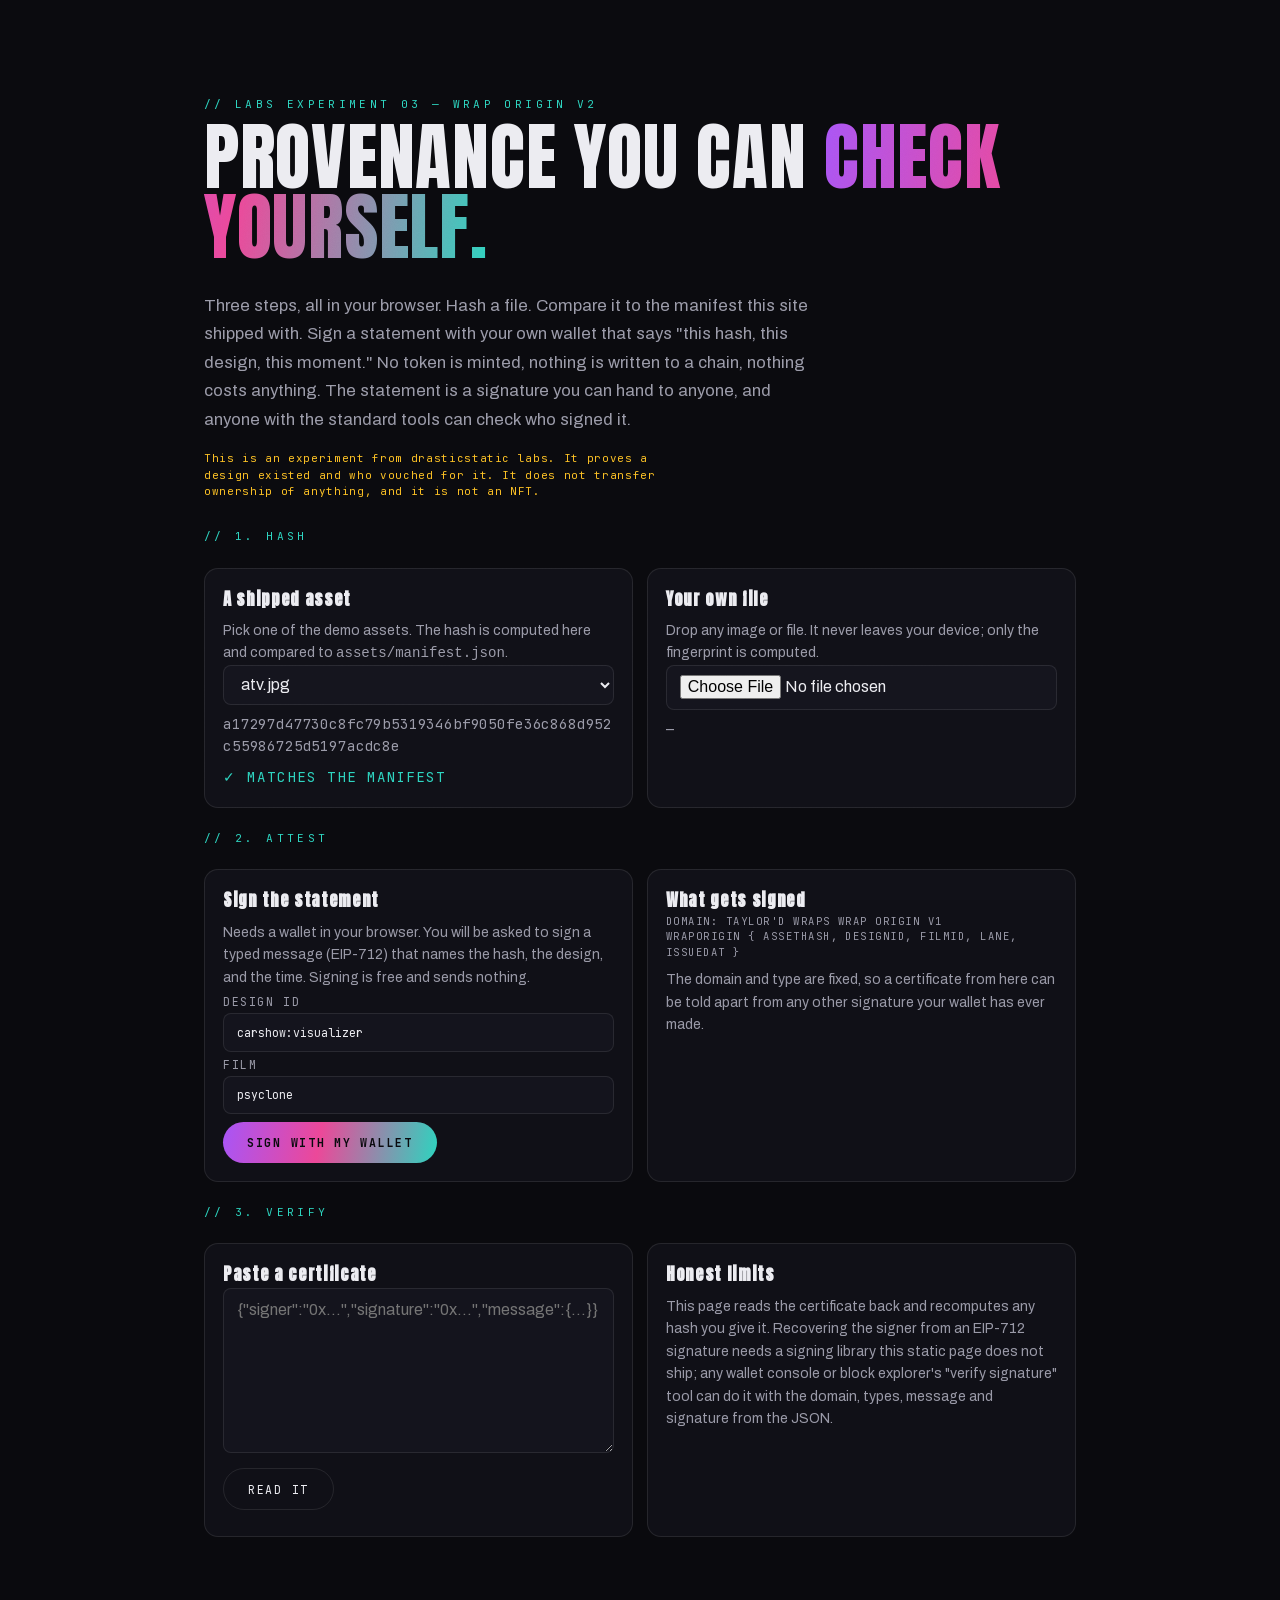
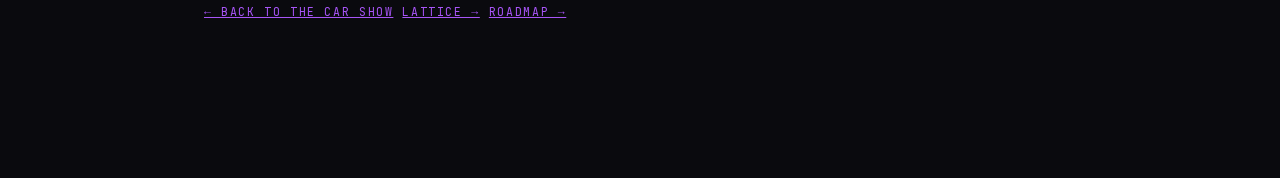
<file: provenance.html>
<!DOCTYPE html><html lang="en"><head><meta charset="utf-8"><meta name="viewport" content="width=device-width,initial-scale=1">
<title>Wrap Origin v2 — provenance, a labs experiment</title>
<meta name="description" content="Hash any asset in your browser, check it against the manifest, and attest to it with a wallet signature. No token, no chain write, no fee.">
<link rel="stylesheet" href="styles.css?v=200"></head>
<body>
<script>try{if(localStorage.tw_theme==="light")document.body.classList.add("light")}catch(e){}</script>
<main class="exp prov">
  <span class="kicker">// LABS EXPERIMENT 03 — Wrap Origin v2</span>
  <h1>PROVENANCE YOU CAN <span class="gradtxt">CHECK YOURSELF.</span></h1>
  <p class="lead">Three steps, all in your browser. Hash a file. Compare it to the manifest this site shipped with. Sign a statement with your own wallet that says "this hash, this design, this moment." No token is minted, nothing is written to a chain, nothing costs anything. The statement is a signature you can hand to anyone, and anyone with the standard tools can check who signed it.</p>
  <p class="honest">This is an experiment from drasticstatic labs. It proves a design existed and who vouched for it. It does not transfer ownership of anything, and it is not an NFT.</p>

  <h2 class="kicker">// 1. HASH</h2>
  <div class="cards">
    <div class="card">
      <b>A shipped asset</b>
      <p>Pick one of the demo assets. The hash is computed here and compared to <code>assets/manifest.json</code>.</p>
      <select id="pick" aria-label="Asset"></select>
      <p class="hash" id="hashOut">—</p>
      <p class="mono" id="hashCmp"></p>
    </div>
    <div class="card">
      <b>Your own file</b>
      <p>Drop any image or file. It never leaves your device; only the fingerprint is computed.</p>
      <input type="file" id="file" aria-label="Your file">
      <p class="hash" id="fileOut">—</p>
    </div>
  </div>

  <h2 class="kicker">// 2. ATTEST</h2>
  <div class="cards">
    <div class="card">
      <b>Sign the statement</b>
      <p>Needs a wallet in your browser. You will be asked to sign a typed message (EIP-712) that names the hash, the design, and the time. Signing is free and sends nothing.</p>
      <label class="mono">Design id<input id="designId" value="carshow:visualizer" aria-label="Design id"></label>
      <label class="mono">Film<input id="filmId" value="psyclone" aria-label="Film id"></label>
      <p><button class="btn solid" id="attest">SIGN WITH MY WALLET</button> <span class="mono" id="attestState"></span></p>
      <canvas id="card" width="1200" height="630" hidden></canvas>
      <p id="dl" hidden><a class="btn" id="dlJson" download="wrap-origin-certificate.json">DOWNLOAD JSON</a> <a class="btn" id="dlPng" download="wrap-origin-certificate.png">DOWNLOAD CARD</a></p>
    </div>
    <div class="card">
      <b>What gets signed</b>
      <pre class="mono" id="typed" style="white-space:pre-wrap;font-size:.66rem;color:var(--dim)">domain: Taylor'd Wraps Wrap Origin v1
WrapOrigin { assetHash, designId, filmId, lane, issuedAt }</pre>
      <p>The domain and type are fixed, so a certificate from here can be told apart from any other signature your wallet has ever made.</p>
    </div>
  </div>

  <h2 class="kicker">// 3. VERIFY</h2>
  <div class="cards">
    <div class="card">
      <b>Paste a certificate</b>
      <textarea id="verifyIn" rows="6" placeholder='{"signer":"0x…","signature":"0x…","message":{…}}' aria-label="Certificate JSON"></textarea>
      <p><button class="btn" id="verify">READ IT</button></p>
      <p class="mono" id="verifyOut"></p>
    </div>
    <div class="card">
      <b>Honest limits</b>
      <p>This page reads the certificate back and recomputes any hash you give it. Recovering the signer from an EIP-712 signature needs a signing library this static page does not ship; any wallet console or block explorer's "verify signature" tool can do it with the domain, types, message and signature from the JSON.</p>
    </div>
  </div>
  <a class="back" href="./">← BACK TO THE CAR SHOW</a> &nbsp; <a class="back" href="lattice.html">LATTICE →</a> &nbsp; <a class="back" href="roadmap.html">ROADMAP →</a>
</main>
<script>
(() => {
  const $ = (s) => document.querySelector(s);
  const hex = (buf) => [...new Uint8Array(buf)].map(b => b.toString(16).padStart(2, '0')).join('');
  const sha = async (buf) => hex(await crypto.subtle.digest('SHA-256', buf));
  let manifest = {}, current = { file: null, hash: null };
  fetch('assets/manifest.json').then(r => r.json()).then(m => { manifest = m.assets || {}; const sel = $('#pick'); Object.keys(manifest).forEach(k => { const o = document.createElement('option'); o.value = k; o.textContent = k; sel.appendChild(o); }); sel.onchange(); }).catch(() => { $('#hashCmp').textContent = 'manifest unavailable offline'; });
  $('#pick').onchange = async () => { const f = $('#pick').value; if (!f) return; $('#hashOut').textContent = 'hashing…'; const h = await sha(await (await fetch('assets/' + f)).arrayBuffer()); current = { file: f, hash: h }; $('#hashOut').textContent = h; const ok = manifest[f] === h; $('#hashCmp').innerHTML = ok ? '<span class="ok">✓ matches the manifest</span>' : '<span class="bad">✗ does not match the manifest (' + (manifest[f] || 'unlisted') + ')</span>'; };
  $('#file').onchange = async (e) => { const f = e.target.files[0]; if (!f) return; $('#fileOut').textContent = 'hashing…'; const h = await sha(await f.arrayBuffer()); current = { file: f.name, hash: h }; $('#fileOut').textContent = h; };

  const DOMAIN = { name: "Taylor'd Wraps Wrap Origin", version: '1' };
  const TYPES = { EIP712Domain: [{ name: 'name', type: 'string' }, { name: 'version', type: 'string' }], WrapOrigin: [{ name: 'assetHash', type: 'string' }, { name: 'designId', type: 'string' }, { name: 'filmId', type: 'string' }, { name: 'lane', type: 'string' }, { name: 'issuedAt', type: 'string' }] };
  $('#attest').onclick = async () => {
    const st = $('#attestState');
    if (!current.hash) { st.textContent = 'hash something first'; return; }
    if (!window.ethereum) { st.textContent = 'no wallet in this browser; the demo wallet on the main page cannot sign'; return; }
    try {
      st.textContent = 'asking your wallet…';
      const [signer] = await window.ethereum.request({ method: 'eth_requestAccounts' });
      const message = { assetHash: current.hash, designId: $('#designId').value || 'carshow:visualizer', filmId: $('#filmId').value || 'psyclone', lane: 'carshow', issuedAt: new Date().toISOString() };
      const typed = { types: TYPES, primaryType: 'WrapOrigin', domain: DOMAIN, message };
      const signature = await window.ethereum.request({ method: 'eth_signTypedData_v4', params: [signer, JSON.stringify(typed)] });
      const cert = { standard: 'EIP-712', domain: DOMAIN, types: { WrapOrigin: TYPES.WrapOrigin }, primaryType: 'WrapOrigin', message, signer, signature, file: current.file };
      const json = JSON.stringify(cert, null, 2);
      $('#dlJson').href = URL.createObjectURL(new Blob([json], { type: 'application/json' }));
      drawCard(cert); $('#card').hidden = false; $('#dl').hidden = false; $('#dlPng').href = $('#card').toDataURL('image/png');
      st.innerHTML = '<span class="ok">signed by ' + signer.slice(0, 6) + '…' + signer.slice(-4) + '</span>';
    } catch (e) { st.textContent = 'your wallet declined, or something went wrong: ' + (e && e.message ? e.message.slice(0, 80) : e); }
  };
  function drawCard(c) {
    const cv = $('#card'), x = cv.getContext('2d');
    const g = x.createLinearGradient(0, 0, 1200, 630); g.addColorStop(0, '#a855f7'); g.addColorStop(.5, '#ec4899'); g.addColorStop(1, '#2dd4bf');
    x.fillStyle = '#0a0a0e'; x.fillRect(0, 0, 1200, 630); x.fillStyle = g; x.fillRect(0, 0, 1200, 14); x.fillRect(0, 616, 1200, 14);
    x.fillStyle = '#ececf1'; x.font = '700 64px Anton, Impact, sans-serif'; x.fillText("WRAP ORIGIN", 60, 120);
    x.font = '400 22px JetBrains Mono, Menlo, monospace'; x.fillStyle = '#9a9aa8';
    const lines = ['asset  ' + (c.file || ''), 'sha256 ' + c.message.assetHash.slice(0, 32), '       ' + c.message.assetHash.slice(32), 'design ' + c.message.designId + '  film ' + c.message.filmId + '  lane ' + c.message.lane, 'issued ' + c.message.issuedAt, 'signer ' + c.signer, 'sig    ' + c.signature.slice(0, 40) + '…'];
    lines.forEach((l, i) => x.fillText(l, 60, 190 + i * 44));
    x.fillStyle = '#2dd4bf'; x.font = '400 18px JetBrains Mono, Menlo, monospace'; x.fillText("Taylor'd Wraps × drasticstatic labs · EIP-712 attestation · no token, no chain write, no fee", 60, 580);
  }
  $('#verify').onclick = async () => {
    const out = $('#verifyOut');
    try {
      const c = JSON.parse($('#verifyIn').value);
      const m = c.message || {};
      let line = 'signer ' + (c.signer || '?') + ' · design ' + (m.designId || '?') + ' · film ' + (m.filmId || '?') + ' · issued ' + (m.issuedAt || '?') + ' · hash ' + (m.assetHash || '?').slice(0, 16) + '…';
      if (m.assetHash && current.hash) line += current.hash === m.assetHash ? ' · <span class="ok">✓ matches the file you hashed above</span>' : ' · <span class="bad">✗ does not match the file you hashed above</span>';
      out.innerHTML = line + '<br>signature ' + (c.signature || '?').slice(0, 24) + '… (recover the signer with any EIP-712 verify tool using the domain, types, message and signature)';
    } catch (e) { out.textContent = "that isn't a certificate: " + e.message; }
  };
})();
</script>
</body></html>
</file>
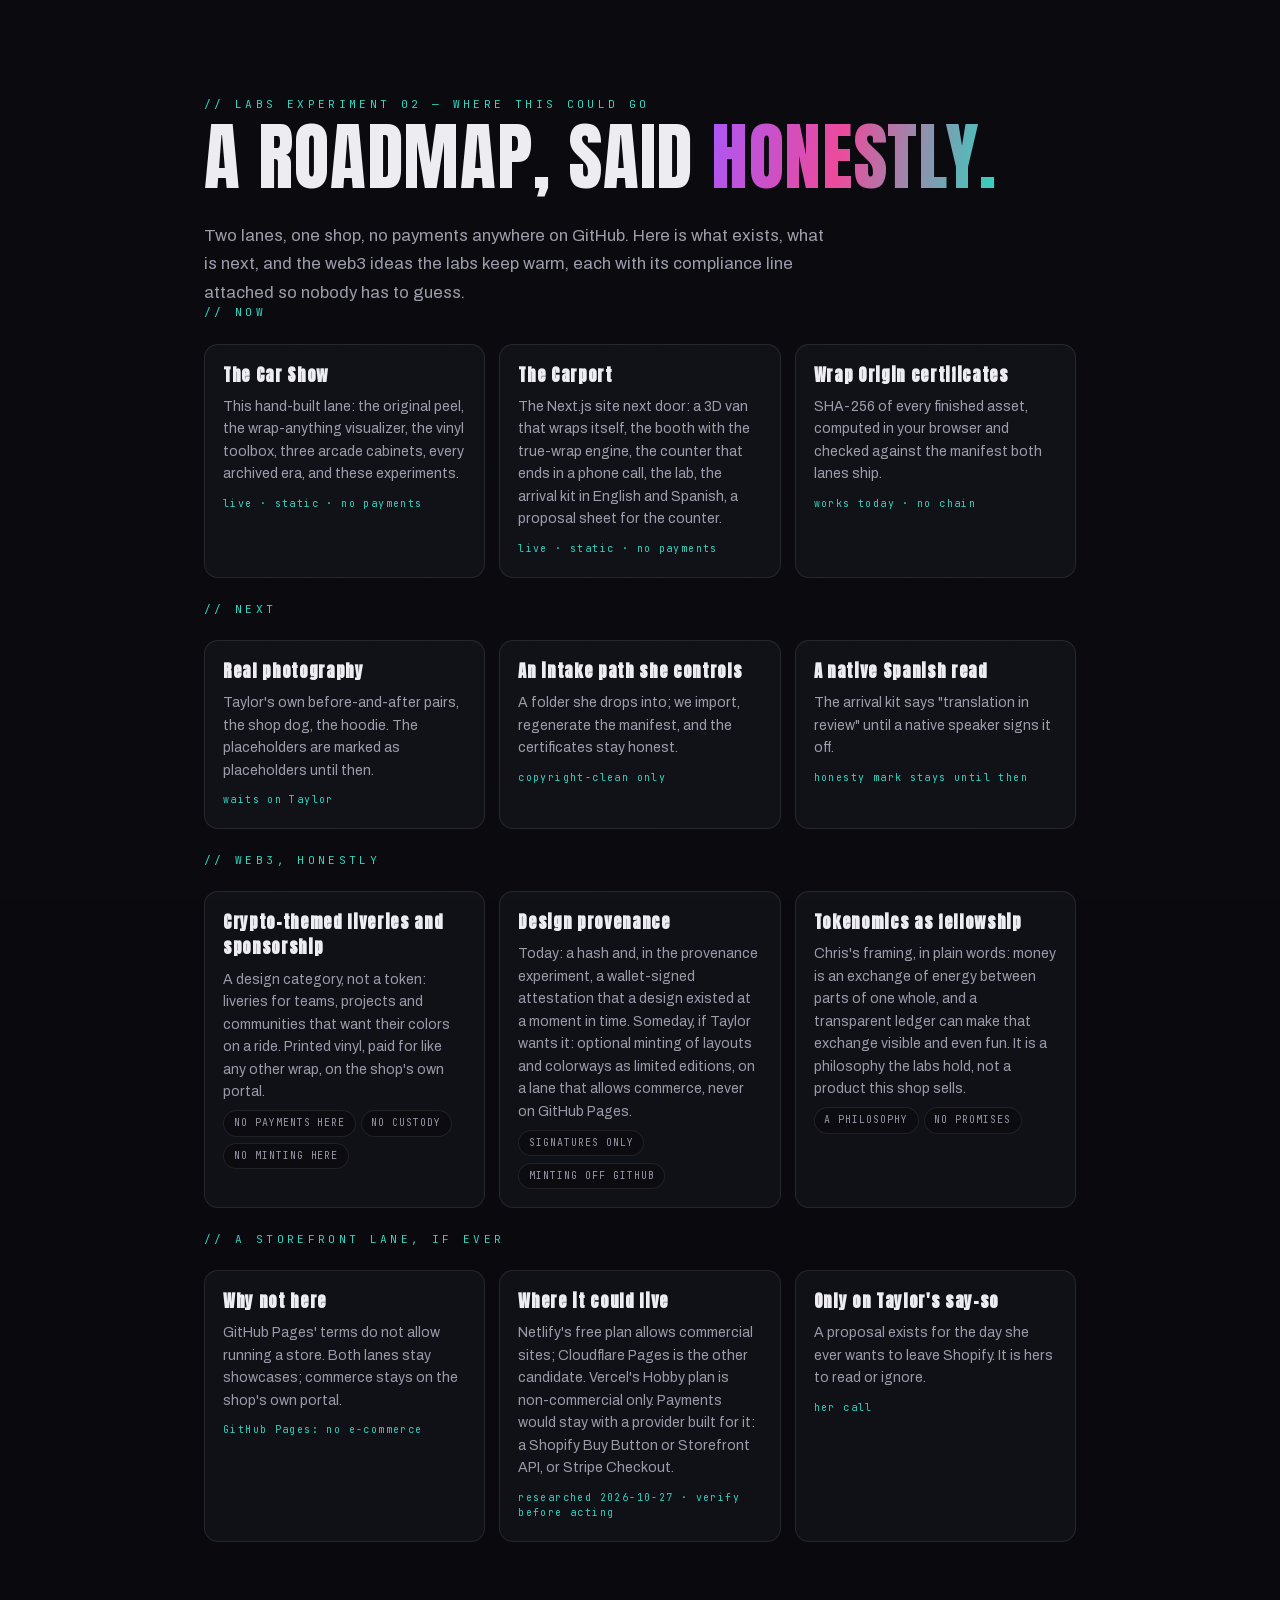
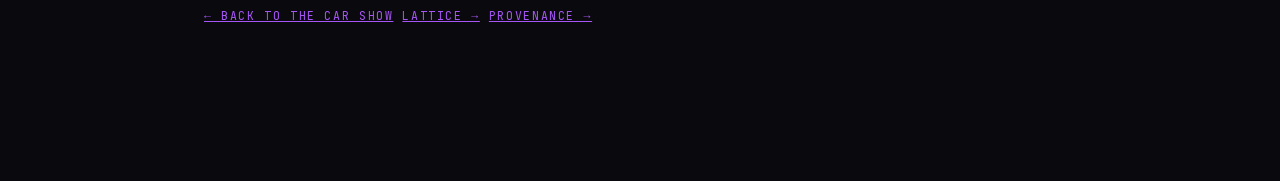
<file: roadmap.html>
<!DOCTYPE html><html lang="en"><head><meta charset="utf-8"><meta name="viewport" content="width=device-width,initial-scale=1">
<title>Where this could go — a labs experiment</title>
<meta name="description" content="The Taylor'd Wraps showcase's roadmap, said honestly: what's live, what's next, and what web3 could mean here without a single payment on GitHub.">
<link rel="stylesheet" href="styles.css?v=200"></head>
<body>
<script>try{if(localStorage.tw_theme==="light")document.body.classList.add("light")}catch(e){}</script>
<main class="exp">
  <span class="kicker">// LABS EXPERIMENT 02 — where this could go</span>
  <h1>A ROADMAP, SAID <span class="gradtxt">HONESTLY.</span></h1>
  <p class="lead">Two lanes, one shop, no payments anywhere on GitHub. Here is what exists, what is next, and the web3 ideas the labs keep warm, each with its compliance line attached so nobody has to guess.</p>

  <h2 class="kicker">// NOW</h2>
  <div class="cards">
    <div class="card"><b>The Car Show</b><p>This hand-built lane: the original peel, the wrap-anything visualizer, the vinyl toolbox, three arcade cabinets, every archived era, and these experiments.</p><span class="tag">live · static · no payments</span></div>
    <div class="card"><b>The Carport</b><p>The Next.js site next door: a 3D van that wraps itself, the booth with the true-wrap engine, the counter that ends in a phone call, the lab, the arrival kit in English and Spanish, a proposal sheet for the counter.</p><span class="tag">live · static · no payments</span></div>
    <div class="card"><b>Wrap Origin certificates</b><p>SHA-256 of every finished asset, computed in your browser and checked against the manifest both lanes ship.</p><span class="tag">works today · no chain</span></div>
  </div>

  <h2 class="kicker">// NEXT</h2>
  <div class="cards">
    <div class="card"><b>Real photography</b><p>Taylor's own before-and-after pairs, the shop dog, the hoodie. The placeholders are marked as placeholders until then.</p><span class="tag">waits on Taylor</span></div>
    <div class="card"><b>An intake path she controls</b><p>A folder she drops into; we import, regenerate the manifest, and the certificates stay honest.</p><span class="tag">copyright-clean only</span></div>
    <div class="card"><b>A native Spanish read</b><p>The arrival kit says "translation in review" until a native speaker signs it off.</p><span class="tag">honesty mark stays until then</span></div>
  </div>

  <h2 class="kicker">// WEB3, HONESTLY</h2>
  <div class="cards">
    <div class="card"><b>Crypto-themed liveries and sponsorship</b><p>A design category, not a token: liveries for teams, projects and communities that want their colors on a ride. Printed vinyl, paid for like any other wrap, on the shop's own portal.</p><span class="chip">no payments here</span><span class="chip">no custody</span><span class="chip">no minting here</span></div>
    <div class="card"><b>Design provenance</b><p>Today: a hash and, in the provenance experiment, a wallet-signed attestation that a design existed at a moment in time. Someday, if Taylor wants it: optional minting of layouts and colorways as limited editions, on a lane that allows commerce, never on GitHub Pages.</p><span class="chip">signatures only</span><span class="chip">minting off GitHub</span></div>
    <div class="card"><b>Tokenomics as fellowship</b><p>Chris's framing, in plain words: money is an exchange of energy between parts of one whole, and a transparent ledger can make that exchange visible and even fun. It is a philosophy the labs hold, not a product this shop sells.</p><span class="chip">a philosophy</span><span class="chip">no promises</span></div>
  </div>

  <h2 class="kicker">// A STOREFRONT LANE, IF EVER</h2>
  <div class="cards">
    <div class="card"><b>Why not here</b><p>GitHub Pages' terms do not allow running a store. Both lanes stay showcases; commerce stays on the shop's own portal.</p><span class="tag">GitHub Pages: no e-commerce</span></div>
    <div class="card"><b>Where it could live</b><p>Netlify's free plan allows commercial sites; Cloudflare Pages is the other candidate. Vercel's Hobby plan is non-commercial only. Payments would stay with a provider built for it: a Shopify Buy Button or Storefront API, or Stripe Checkout.</p><span class="tag">researched 2026-10-27 · verify before acting</span></div>
    <div class="card"><b>Only on Taylor's say-so</b><p>A proposal exists for the day she ever wants to leave Shopify. It is hers to read or ignore.</p><span class="tag">her call</span></div>
  </div>
  <a class="back" href="./">← BACK TO THE CAR SHOW</a> &nbsp; <a class="back" href="lattice.html">LATTICE →</a> &nbsp; <a class="back" href="provenance.html">PROVENANCE →</a>
</main>
</body></html>
</file>
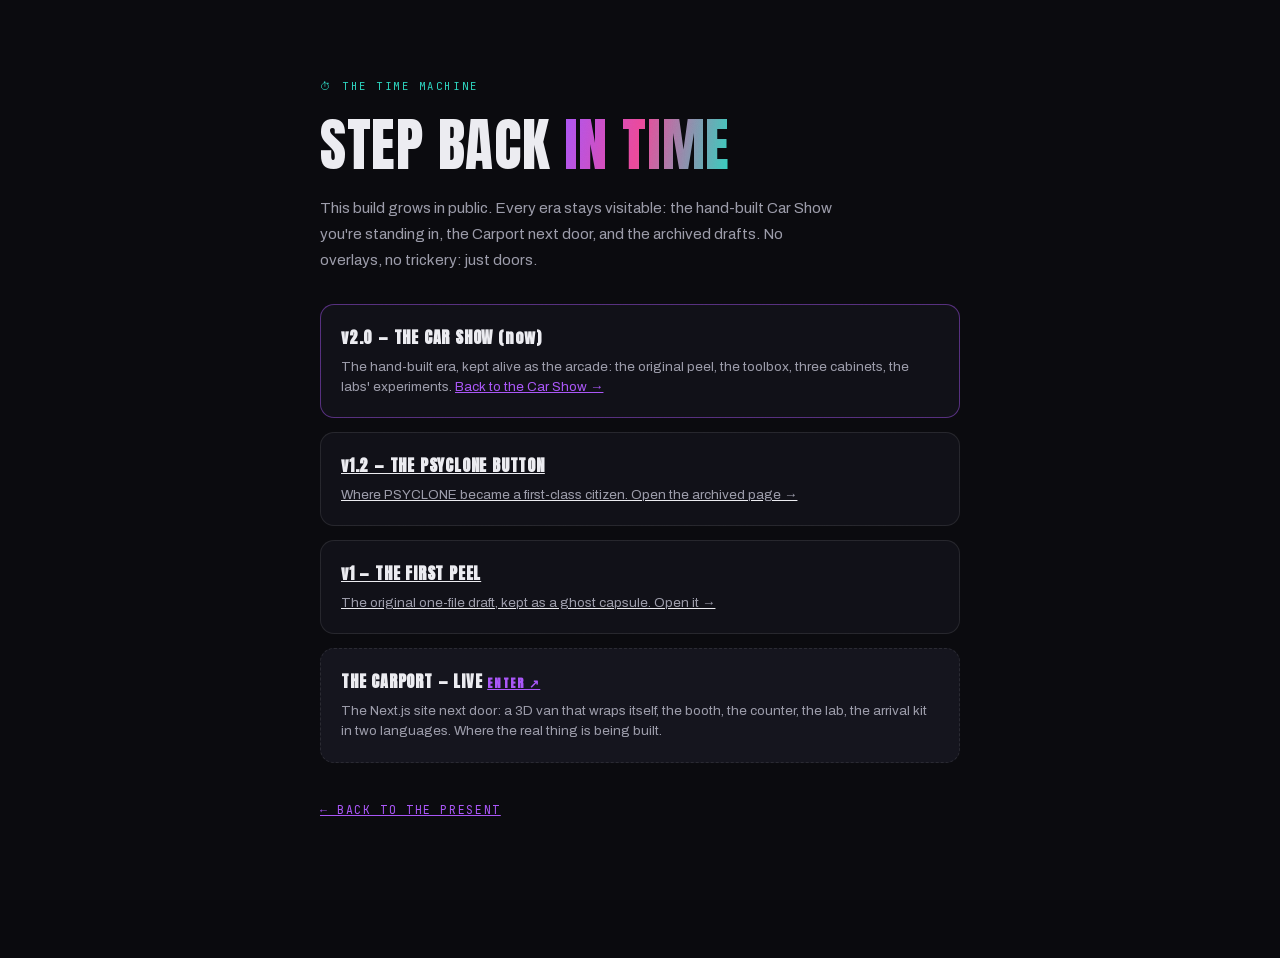
<file: time-machine.html>
<!DOCTYPE html><html lang="en"><head><meta charset="utf-8"><meta name="viewport" content="width=device-width,initial-scale=1">
<title>TAYLOR'D WRAPS — step back in time</title><link rel="stylesheet" href="styles.css"></head>
<body><main style="min-height:100vh;display:flex;align-items:center;justify-content:center;padding:40px 20px">
<div style="max-width:640px;width:100%">
<p style="font-family:var(--mono);font-size:.66rem;letter-spacing:.24em;color:var(--a3)">⏱ THE TIME MACHINE</p>
<h1 style="font-family:var(--disp);font-size:clamp(2rem,6vw,3.6rem);margin:.4em 0">STEP BACK <span class="gradtxt">IN TIME</span></h1>
<p style="color:var(--dim);font-size:.95rem;line-height:1.7;max-width:520px">This build grows in public. Every era stays visitable: the hand-built Car Show you're standing in, the Carport next door, and the archived drafts. No overlays, no trickery: just doors.</p>
<div style="display:flex;flex-direction:column;gap:14px;margin-top:30px">
  <div style="background:var(--panel);border:1px solid rgba(168,85,247,.45);border-radius:14px;padding:20px">
    <b style="font-family:var(--disp);letter-spacing:.05em">v2.0 — THE CAR SHOW (now)</b>
    <p style="color:var(--dim);font-size:.84rem;margin-top:6px">The hand-built era, kept alive as the arcade: the original peel, the toolbox, three cabinets, the labs' experiments. <a href="./" style="color:var(--a1)">Back to the Car Show →</a></p>
  </div>
  <a href="archive/v1.2.html" style="background:var(--panel);border:1px solid var(--line);border-radius:14px;padding:20px;color:var(--txt)">
    <b style="font-family:var(--disp);letter-spacing:.05em">v1.2 — THE PSYCLONE BUTTON</b>
    <p style="color:var(--dim);font-size:.84rem;margin-top:6px">Where PSYCLONE became a first-class citizen. Open the archived page →</p>
  </a>
  <a href="archive/v1.html" style="background:var(--panel);border:1px solid var(--line);border-radius:14px;padding:20px;color:var(--txt)">
    <b style="font-family:var(--disp);letter-spacing:.05em">v1 — THE FIRST PEEL</b>
    <p style="color:var(--dim);font-size:.84rem;margin-top:6px">The original one-file draft, kept as a ghost capsule. Open it →</p>
  </a>
  <div style="background:var(--panel2);border:1px dashed var(--line);border-radius:14px;padding:20px">
    <b style="font-family:var(--disp);letter-spacing:.05em">THE CARPORT — LIVE <a href="https://drasticstatic.github.io/taylordwraps-nextjs-preview/" style="color:var(--a1);font-size:.72rem;letter-spacing:.1em">ENTER ↗</a></b>
    <p style="color:var(--dim);font-size:.84rem;margin-top:6px">The Next.js site next door: a 3D van that wraps itself, the booth, the counter, the lab, the arrival kit in two languages. Where the real thing is being built.</p>
  </div>
</div>
<p style="margin-top:34px"><a href="./" style="color:var(--a1);font-family:var(--mono);font-size:.72rem;letter-spacing:.14em">← BACK TO THE PRESENT</a></p>
</div></main></body></html>
</file>
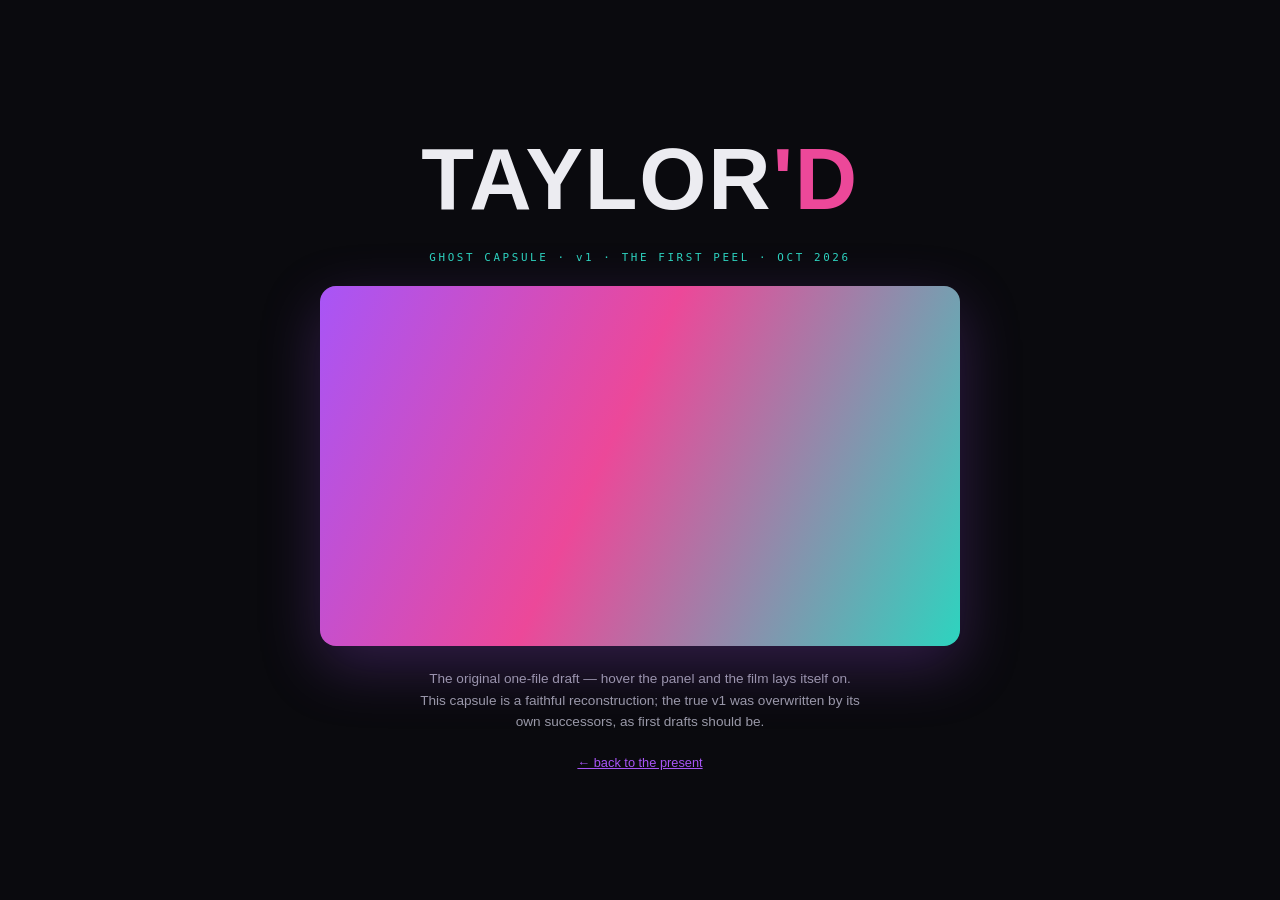
<file: archive/v1.html>
<!DOCTYPE html><html lang="en"><head><meta charset="utf-8"><meta name="viewport" content="width=device-width,initial-scale=1">
<title>TAYLOR'D WRAPS — v1 · the first draft (ghost capsule)</title>
<style>
body{margin:0;background:#0a0a0e;color:#ececf1;font-family:Helvetica,Arial,sans-serif;display:flex;min-height:100vh;align-items:center;justify-content:center;flex-direction:column;gap:22px;text-align:center}
h1{font-family:Impact,'Arial Black',sans-serif;font-size:clamp(2.4rem,9vw,5.4rem);margin:0;letter-spacing:.02em}
h1 span{color:#ec4899}
.peel{width:min(640px,86vw);aspect-ratio:16/9;border-radius:16px;overflow:hidden;position:relative;box-shadow:0 20px 60px rgba(168,85,247,.25)}
.peel .before,.peel .after{position:absolute;inset:0}
.peel .before{background:linear-gradient(135deg,#2a2a35,#111118)}
.peel .after{background:linear-gradient(115deg,#a855f7,#ec4899 45%,#2dd4bf);clip-path:inset(0 100% 0 0);transition:clip-path 1.2s cubic-bezier(.2,.8,.2,1)}
.peel:hover .after,.peel.done .after{clip-path:inset(0 0 0 0)}
.tag{font-family:Menlo,monospace;font-size:.68rem;letter-spacing:.24em;color:#2dd4bf}
p{color:#9a9aa8;max-width:440px;font-size:.85rem;line-height:1.6;margin:0}
a{color:#a855f7;font-size:.8rem}
</style></head><body>
<h1>TAYLOR<span>'D</span></h1>
<div class="tag">GHOST CAPSULE · v1 · THE FIRST PEEL · OCT 2026</div>
<div class="peel" id="p"><div class="before"></div><div class="after"></div></div>
<p>The original one-file draft — hover the panel and the film lays itself on. This capsule is a faithful reconstruction; the true v1 was overwritten by its own successors, as first drafts should be.</p>
<a href="../">← back to the present</a>
<script>setTimeout(function(){document.getElementById('p').classList.add('done')},600)</script>
</body></html>
</file>
<file: styles.css>
@font-face{font-family:'Anton';font-style:normal;font-weight:400;src:url(fonts/anton-400.woff2) format('woff2')}
@font-face{font-family:'Archivo';font-style:normal;font-weight:400;src:url(fonts/archivo-400.woff2) format('woff2')}
@font-face{font-family:'Archivo';font-style:normal;font-weight:600;src:url(fonts/archivo-600.woff2) format('woff2')}
@font-face{font-family:'Archivo';font-style:normal;font-weight:800;src:url(fonts/archivo-800.woff2) format('woff2')}
@font-face{font-family:'JetBrains Mono';font-style:normal;font-weight:400;src:url(fonts/jbmono-400.woff2) format('woff2')}
@font-face{font-family:'JetBrains Mono';font-style:normal;font-weight:700;src:url(fonts/jbmono-700.woff2) format('woff2')}

:root{
  --ink:#0a0a0e; --panel:#101017; --panel2:#14141d; --line:rgba(255,255,255,.09);
  --txt:#ececf1; --dim:#9a9aa8; --faint:#5c5c6c;
  --a1:#a855f7; --a2:#ec4899; --a3:#2dd4bf; --a4:#fbbf24;
  --grad:linear-gradient(100deg,var(--a1),var(--a2) 45%,var(--a3));
  --disp:'Anton',Impact,'Arial Black',sans-serif;
  --body:'Archivo',Helvetica,sans-serif;
  --mono:'JetBrains Mono',Menlo,monospace;
  --grain:url("data:image/svg+xml,%3Csvg xmlns='http://www.w3.org/2000/svg' width='160' height='160'%3E%3Cfilter id='n'%3E%3CfeTurbulence type='fractalNoise' baseFrequency='.9' numOctaves='2'/%3E%3CfeColorMatrix values='0 0 0 0 1 0 0 0 0 1 0 0 0 0 1 0 0 0 .05 0'/%3E%3C/filter%3E%3Crect width='160' height='160' filter='url(%23n)'/%3E%3C/svg%3E");
}
*{margin:0;padding:0;box-sizing:border-box}
html{scroll-behavior:smooth}
body{background:var(--ink);color:var(--txt);font-family:var(--body);overflow-x:hidden;line-height:1.5}
body::after{content:'';position:fixed;inset:0;background:var(--grain);pointer-events:none;z-index:9990;mix-blend-mode:overlay}
::selection{background:var(--a2);color:#fff}
a{color:inherit}
button{font-family:inherit;cursor:pointer}
img{display:block;max-width:100%}
.mono{font-family:var(--mono);font-size:.72rem;letter-spacing:.14em;text-transform:uppercase;color:var(--dim)}
.kicker{font-family:var(--mono);font-size:.7rem;letter-spacing:.3em;text-transform:uppercase;color:var(--a3)}
h1,h2,h3{font-family:var(--disp);font-weight:400;text-transform:uppercase;line-height:.95;letter-spacing:.01em}
.gradtxt{background:var(--grad);-webkit-background-clip:text;background-clip:text;color:transparent}
.section{padding:clamp(4rem,9vw,8rem) clamp(1.2rem,5vw,5rem);position:relative}
.sect-head{display:flex;align-items:baseline;gap:1.2rem;margin-bottom:3rem;flex-wrap:wrap}
.sect-num{font-family:var(--mono);font-size:.7rem;color:var(--faint);letter-spacing:.2em}
.sect-head h2{font-size:clamp(2.2rem,6vw,4.5rem)}
.sect-sub{color:var(--dim);max-width:44ch;font-size:.95rem}

/* hazard divider */
.hazard{height:14px;background:repeating-linear-gradient(-45deg,var(--ink) 0 14px,var(--a2) 14px 22px,var(--ink) 22px 36px,var(--a1) 36px 44px);opacity:.85}

/* ---------- preloader ---------- */
#loader{position:fixed;inset:0;background:var(--ink);z-index:9999;display:flex;flex-direction:column;align-items:center;justify-content:center;gap:1.4rem;transition:opacity .6s,visibility .6s}
#loader.done{opacity:0;visibility:hidden}
#loader .lgo{font-family:var(--disp);font-size:clamp(2.5rem,8vw,5rem);text-transform:uppercase;letter-spacing:.02em}
#loader .bar{width:min(320px,60vw);height:4px;background:#1d1d28;border-radius:99px;overflow:hidden}
#loader .bar i{display:block;height:100%;width:0%;background:var(--grad);transition:width .2s}
#loader .pct{font-family:var(--mono);font-size:.7rem;color:var(--faint);letter-spacing:.25em}

/* ---------- nav ---------- */
nav{position:fixed;top:0;left:0;right:0;z-index:900;display:flex;align-items:center;justify-content:space-between;padding:.9rem clamp(1.2rem,4vw,3rem);background:color-mix(in srgb,var(--ink) 72%,transparent);backdrop-filter:blur(14px);border-bottom:1px solid var(--line)}
nav .logo{font-family:var(--disp);font-size:1.25rem;text-transform:uppercase;letter-spacing:.03em;display:flex;align-items:center;gap:.6rem;text-decoration:none}
nav .logo b{font-weight:400}
nav .logo .labs{font-family:var(--mono);font-size:.58rem;letter-spacing:.2em;color:var(--a3);border:1px solid var(--a3);padding:.15rem .45rem;border-radius:99px;transform:translateY(-2px)}
nav .links{display:flex;gap:1.6rem}
nav .links a{font-family:var(--mono);font-size:.68rem;letter-spacing:.18em;text-transform:uppercase;text-decoration:none;color:var(--dim);transition:color .2s}
nav .links a:hover{color:var(--txt)}
nav .links{display:none}
@media(min-width:900px){nav .links{display:flex}}
.btn{display:inline-flex;align-items:center;gap:.5rem;font-family:var(--mono);font-size:.72rem;letter-spacing:.15em;text-transform:uppercase;padding:.8rem 1.5rem;border:1px solid var(--line);background:transparent;color:var(--txt);border-radius:99px;text-decoration:none;transition:transform .18s,box-shadow .18s,border-color .18s}
.btn:hover{transform:translateY(-2px);border-color:var(--a3);box-shadow:0 6px 24px rgba(45,212,191,.18)}
.btn.solid{background:var(--grad);border:none;color:#0a0a0e;font-weight:700}
.btn.solid:hover{box-shadow:0 10px 34px rgba(168,85,247,.4)}

/* ---------- hero ---------- */
#hero{min-height:100svh;display:flex;flex-direction:column;justify-content:flex-end;padding:7rem clamp(1.2rem,4vw,3rem) 2.5rem;position:relative;overflow:hidden}
#hero .bgfx{position:absolute;inset:-20%;background:
 radial-gradient(42% 42% at 78% 18%,rgba(168,85,247,.16),transparent 70%),
 radial-gradient(38% 38% at 18% 78%,rgba(45,212,191,.12),transparent 70%),
 radial-gradient(30% 30% at 55% 55%,rgba(236,72,153,.08),transparent 70%);
 filter:blur(10px);pointer-events:none;animation:drift 14s ease-in-out infinite alternate}
@keyframes drift{from{transform:translate3d(-2%,-1%,0) scale(1)}to{transform:translate3d(2%,2%,0) scale(1.06)}}
.hero-grid{display:grid;grid-template-columns:1.05fr .95fr;gap:2rem;align-items:end;position:relative;z-index:2}
@media(max-width:960px){.hero-grid{grid-template-columns:1fr}}
.hero-copy .kicker{display:block;margin-bottom:1rem}
.hero-copy h1{font-size:clamp(3rem,8.5vw,7rem);margin-bottom:1.4rem}
.hero-copy h1 .row{display:block}
.hero-copy h1 .outline{color:transparent;-webkit-text-stroke:2px var(--txt)}
.hero-copy p{color:var(--dim);max-width:42ch;margin-bottom:1.8rem}
.hero-ctas{display:flex;gap:.8rem;flex-wrap:wrap}
.peelbox{position:relative;border:1px solid var(--line);border-radius:18px;overflow:hidden;background:var(--panel);box-shadow:0 30px 80px rgba(0,0,0,.55)}
.peelbox canvas{width:100%;aspect-ratio:16/10;display:block;cursor:ew-resize;touch-action:none}
.peelhud{position:absolute;left:1rem;top:1rem;z-index:3;display:flex;flex-direction:column;gap:.5rem}
.chip{font-family:var(--mono);font-size:.62rem;letter-spacing:.18em;text-transform:uppercase;background:rgba(10,10,14,.72);border:1px solid var(--line);color:var(--dim);padding:.4rem .7rem;border-radius:99px;backdrop-filter:blur(8px);width:max-content}
.chip b{color:var(--a3);font-weight:700}
.chip.hot{border-color:var(--a2);color:var(--a2)}
.peel-hint{position:absolute;right:1rem;bottom:1rem;z-index:3;font-family:var(--mono);font-size:.62rem;letter-spacing:.2em;color:var(--faint);text-transform:uppercase;display:flex;gap:.5rem;align-items:center}
.peel-hint svg{width:18px;height:18px;stroke:var(--a3)}
@media(max-width:960px){#hero{padding-top:6rem}}

/* ---------- ticker ---------- */
.ticker{border-block:1px solid var(--line);padding:.9rem 0;overflow:hidden;background:var(--panel)}
.ticker .track{display:flex;gap:0;width:max-content;animation:tick 26s linear infinite}
.ticker span{font-family:var(--disp);font-size:clamp(1.1rem,2.4vw,1.7rem);text-transform:uppercase;letter-spacing:.06em;padding:0 1.6rem;white-space:nowrap;color:var(--faint)}
.ticker span:nth-child(even){color:transparent;-webkit-text-stroke:1px var(--faint)}
.ticker i{color:var(--a2);font-style:normal}
@keyframes tick{to{transform:translateX(-50%)}}

/* ---------- manifesto ---------- */
#manifesto{background:var(--panel)}
.mani{display:grid;grid-template-columns:1.2fr .8fr;gap:3rem;align-items:end}
@media(max-width:900px){.mani{grid-template-columns:1fr}}
.mani h2{font-size:clamp(2.4rem,5.5vw,4.6rem);margin-bottom:1.5rem}
.mani p{color:var(--dim);font-size:1.05rem;max-width:52ch}
.mani p b{color:var(--txt)}
.stats{display:grid;grid-template-columns:repeat(2,1fr);gap:1px;background:var(--line);border:1px solid var(--line)}
.stat{background:var(--panel2);padding:1.6rem 1.4rem}
.stat .n{font-family:var(--disp);font-size:clamp(2rem,4vw,3.2rem);background:var(--grad);-webkit-background-clip:text;background-clip:text;color:transparent}
.stat .l{font-family:var(--mono);font-size:.62rem;letter-spacing:.2em;text-transform:uppercase;color:var(--faint);margin-top:.4rem;display:block}

/* ---------- receipts (case studies) ---------- */
#receipts{background:var(--ink)}
.rail{display:flex;gap:1.2rem;overflow-x:auto;scroll-snap-type:x mandatory;padding:1rem 0 1.6rem;scrollbar-width:thin;scrollbar-color:var(--a1) transparent}
.case{scroll-snap-align:start;flex:0 0 min(560px,84vw);border:1px solid var(--line);border-radius:16px;background:var(--panel);overflow:hidden;display:flex;flex-direction:column}
.case .media{position:relative;aspect-ratio:16/10;overflow:hidden}
.case .media img{position:absolute;inset:0;width:100%;height:100%;object-fit:cover}
.case .media img.after{clip-path:inset(0 0 0 var(--split,50%))}
.case .handle{position:absolute;top:0;bottom:0;left:var(--split,50%);width:2px;background:var(--grad);z-index:4}
.case .knob{position:absolute;top:50%;left:var(--split,50%);transform:translate(-50%,-50%);z-index:5;width:38px;height:38px;border-radius:50%;background:var(--ink);border:1px solid var(--a3);display:grid;place-items:center;font-family:var(--mono);font-size:.6rem;color:var(--a3);letter-spacing:.05em;cursor:ew-resize;touch-action:none;box-shadow:0 4px 18px rgba(0,0,0,.5)}
.case .tag{position:absolute;top:.8rem;left:.8rem;z-index:6}
.case .spec{padding:1.2rem 1.3rem 1.4rem;display:flex;flex-direction:column;gap:.55rem}
.case .spec h3{font-size:1.5rem}
.case .spec .row{display:flex;justify-content:space-between;gap:1rem;font-family:var(--mono);font-size:.64rem;letter-spacing:.12em;text-transform:uppercase;color:var(--dim);border-top:1px dashed var(--line);padding-top:.5rem}
.case .spec .row b{color:var(--txt);font-weight:400;text-align:right}
.case.flat{justify-content:space-between;background:
 linear-gradient(140deg,rgba(168,85,247,.09),transparent 55%),
 linear-gradient(320deg,rgba(45,212,191,.07),transparent 55%),var(--panel)}
.case.flat .inner{padding:1.5rem 1.4rem;display:flex;flex-direction:column;gap:.8rem;flex:1}
.case.flat .big{font-family:var(--disp);font-size:clamp(1.8rem,3.5vw,2.6rem);text-transform:uppercase;line-height:.98}
.case.flat .desc{color:var(--dim);font-size:.92rem}
.case.flat .bottom{padding:1.2rem 1.4rem;border-top:1px dashed var(--line);display:flex;justify-content:space-between;align-items:center;gap:1rem}
.hash{font-family:var(--mono);font-size:.6rem;color:var(--faint);letter-spacing:.06em;word-break:break-all}
.hash b{color:var(--a3);font-weight:400}
.rail-nav{display:flex;gap:.6rem;justify-content:flex-end}
.rail-nav button{width:42px;height:42px;border-radius:50%;border:1px solid var(--line);background:var(--panel2);color:var(--txt);font-size:1rem;transition:border-color .2s}
.rail-nav button:hover{border-color:var(--a3)}

/* ---------- visualizer ---------- */
#visualizer{background:var(--panel)}
.viz{display:grid;grid-template-columns:minmax(0,.95fr) minmax(0,1.05fr);gap:2.4rem;align-items:start}.viz>.stage,.viz>.ctrls{min-width:0}
@media(max-width:960px){.viz{grid-template-columns:1fr}}
.viz .stage{border:1px solid var(--line);border-radius:18px;overflow:hidden;background:var(--panel2);position:relative}
.viz .stage img{width:100%;aspect-ratio:16/10;object-fit:cover;transition:filter .45s cubic-bezier(.4,0,.2,1)}
.viz .stage .frame{position:absolute;inset:0;border:1px solid rgba(255,255,255,.06);border-radius:18px;pointer-events:none}
.viz .stage .badge{position:absolute;left:1rem;bottom:1rem;z-index:2}
.ctrls{display:flex;flex-direction:column;gap:1.6rem}
.ctrl .lab{font-family:var(--mono);font-size:.64rem;letter-spacing:.22em;text-transform:uppercase;color:var(--faint);margin-bottom:.7rem;display:flex;justify-content:space-between}
.ctrl .lab b{color:var(--a3);font-weight:400}
.swatches{display:flex;gap:.6rem;flex-wrap:wrap}
.sw{width:44px;height:44px;border-radius:12px;border:2px solid transparent;position:relative;transition:transform .15s,border-color .15s;overflow:hidden}
.sw:hover{transform:translateY(-3px)}
.sw.on{border-color:#fff;box-shadow:0 0 0 3px rgba(255,255,255,.15)}
.sw span{position:absolute;inset:auto 0 .2rem;text-align:center;font-family:var(--mono);font-size:.5rem;letter-spacing:.08em;color:rgba(255,255,255,.85);text-shadow:0 1px 3px rgba(0,0,0,.8)}
.seg{display:flex;flex-wrap:wrap;border:1px solid var(--line);border-radius:18px;overflow:hidden;width:100%}
.seg button{padding:.65rem 1.4rem;background:transparent;border:none;color:var(--dim);font-family:var(--mono);font-size:.66rem;letter-spacing:.15em;text-transform:uppercase;transition:background .2s,color .2s}
.seg button.on{background:var(--grad);color:#0a0a0e;font-weight:700}

/* ---------- quote funnel ---------- */
#quote{background:var(--ink)}
.funnel{max-width:880px;margin:0 auto;border:1px solid var(--line);border-radius:20px;background:var(--panel);overflow:hidden}
.funnel .railq{display:flex;border-bottom:1px solid var(--line)}
.funnel .railq .step{flex:1;padding:1rem .6rem;text-align:center;border-right:1px solid var(--line);position:relative}
.funnel .railq .step:last-child{border-right:none}
.funnel .railq .step .t{font-family:var(--mono);font-size:.58rem;letter-spacing:.18em;text-transform:uppercase;color:var(--faint)}
.funnel .railq .step.on .t{color:var(--a3)}
.funnel .railq .step .dot{width:8px;height:8px;border-radius:50%;background:var(--faint);margin:.5rem auto 0}
.funnel .railq .step.on .dot{background:var(--grad);box-shadow:0 0 12px rgba(168,85,247,.7)}
.funnel .body{padding:2rem clamp(1.2rem,4vw,2.6rem);min-height:300px}
.q{display:none;animation:fadein .4s ease}
.q.on{display:block}
@keyframes fadein{from{opacity:0;transform:translateY(12px)}to{opacity:1;transform:none}}
.q h3{font-size:clamp(1.6rem,3.5vw,2.4rem);margin-bottom:1.6rem}
.opts{display:grid;grid-template-columns:repeat(auto-fit,minmax(150px,1fr));gap:.8rem}
.opt{border:1px solid var(--line);border-radius:14px;background:var(--panel2);padding:1.1rem 1rem;text-align:left;color:var(--txt);transition:border-color .15s,transform .15s,background .15s;display:flex;flex-direction:column;gap:.35rem}
.opt:hover{transform:translateY(-3px);border-color:var(--a1)}
.opt.on{border-color:var(--a3);background:color-mix(in srgb,var(--a3) 8%,var(--panel2))}
.opt .ic{font-size:1.4rem}
.opt .nm{font-weight:800;font-size:.92rem;text-transform:uppercase;letter-spacing:.04em}
.opt .ds{font-family:var(--mono);font-size:.6rem;color:var(--faint);letter-spacing:.1em;text-transform:uppercase}
.funnel .foot{display:flex;justify-content:space-between;align-items:center;padding:1.2rem 1.6rem;border-top:1px solid var(--line);gap:1rem;flex-wrap:wrap}
.tkt{border:1px dashed var(--a3);border-radius:14px;padding:1.4rem;background:color-mix(in srgb,var(--a3) 5%,var(--panel))}
.tkt .mono{color:var(--a3)}
.tkt dl{display:grid;grid-template-columns:auto 1fr;gap:.45rem 1.4rem;margin-top:1rem;font-size:.9rem}
.tkt dt{font-family:var(--mono);font-size:.62rem;letter-spacing:.16em;text-transform:uppercase;color:var(--faint);align-self:center}
.tkt dd{color:var(--txt);font-weight:600}
.compliance{display:flex;gap:.6rem;align-items:center;margin-top:1.2rem;font-family:var(--mono);font-size:.6rem;letter-spacing:.14em;text-transform:uppercase;color:var(--faint)}
.compliance i{font-style:normal;color:var(--a4)}

/* ---------- shop feed ---------- */
#shop{background:var(--panel)}
.feed{display:grid;grid-template-columns:repeat(auto-fit,minmax(250px,1fr));gap:1.2rem}
.post{border:1px solid var(--line);border-radius:16px;background:var(--panel2);padding:1.4rem;display:flex;flex-direction:column;gap:.8rem;transition:transform .2s,border-color .2s}
.post:hover{transform:translateY(-4px);border-color:var(--a2)}
.post .who{display:flex;align-items:center;gap:.6rem}
.post .av{width:34px;height:34px;border-radius:50%;background:var(--grad);display:grid;place-items:center;font-family:var(--disp);font-size:.9rem;color:#0a0a0e}
.post .who b{font-size:.85rem;font-weight:800}
.post .who span{font-family:var(--mono);font-size:.58rem;color:var(--faint);letter-spacing:.12em}
.post p{color:var(--dim);font-size:.92rem}
.post .foot{margin-top:auto;display:flex;justify-content:space-between;font-family:var(--mono);font-size:.6rem;color:var(--faint);letter-spacing:.12em;text-transform:uppercase}
.post .foot i{font-style:normal;color:var(--a2)}

/* ---------- lab ---------- */
#lab{background:var(--ink)}
.lab-grid{display:grid;grid-template-columns:1fr 1fr;gap:1.2rem}
@media(max-width:900px){.lab-grid{grid-template-columns:1fr}}
.labcard{border:1px solid var(--line);border-radius:18px;background:var(--panel);padding:1.8rem;display:flex;flex-direction:column;gap:1rem;position:relative;overflow:hidden}
.labcard .exp{font-family:var(--mono);font-size:.6rem;letter-spacing:.22em;color:var(--a1);text-transform:uppercase}
.labcard h3{font-size:1.7rem}
.labcard p{color:var(--dim);font-size:.92rem}
.labcard .fx{position:absolute;inset:0;background:radial-gradient(60% 60% at 85% 15%,rgba(168,85,247,.1),transparent 70%);pointer-events:none}
#wallet{display:flex;align-items:center;gap:.8rem;flex-wrap:wrap}
#wallet .addr{font-family:var(--mono);font-size:.68rem;color:var(--a3);letter-spacing:.06em;word-break:break-all}
.vault{margin-top:.4rem;border:1px dashed var(--line);border-radius:14px;padding:1.3rem;background:var(--panel2)}
.vault .door{display:flex;align-items:center;justify-content:space-between;gap:1rem}
.vault .st{font-family:var(--mono);font-size:.64rem;letter-spacing:.18em;text-transform:uppercase;color:var(--faint)}
.vault .st b{color:var(--a4);font-weight:400}
.vault ul{margin:1rem 0 0 1.1rem;color:var(--dim);font-size:.88rem;display:none}
.vault ul li{margin:.35rem 0}
.vault.open ul{display:block}
.cert{display:flex;align-items:center;gap:1rem;border:1px solid var(--line);border-radius:14px;padding:.9rem 1rem;background:var(--panel2)}
.cert .disc{width:44px;height:44px;border-radius:50%;background:conic-gradient(from 0deg,var(--a1),var(--a2),var(--a3),var(--a4),var(--a1));position:relative;flex:none;animation:spin 9s linear infinite}
@keyframes spin{to{transform:rotate(360deg)}}
.cert .disc::after{content:'';position:absolute;inset:32%;background:var(--panel2);border-radius:50%}
.cert .meta{min-width:0}
.cert .meta b{font-size:.8rem;font-weight:800;display:block;letter-spacing:.04em;text-transform:uppercase}
.chainnote{font-family:var(--mono);font-size:.62rem;color:var(--faint);letter-spacing:.1em}

/* ---------- footer ---------- */
footer{border-top:1px solid var(--line);padding:3.5rem clamp(1.2rem,4vw,3rem) 2.5rem;background:var(--panel)}
.f-grid{display:grid;grid-template-columns:1.2fr .8fr;gap:2.5rem;margin-bottom:2.5rem}
@media(max-width:800px){.f-grid{grid-template-columns:1fr}}
.f-grid h4{font-family:var(--disp);font-size:clamp(1.8rem,4vw,3rem);text-transform:uppercase;margin-bottom:1rem}
.f-grid .contact{display:flex;flex-direction:column;gap:.5rem;font-family:var(--mono);font-size:.72rem;letter-spacing:.1em;color:var(--dim)}
.f-grid .contact a{text-decoration:none;color:var(--txt);border-bottom:1px dashed var(--faint);width:max-content}
.f-links{display:flex;gap:2.5rem;flex-wrap:wrap}
.f-links .col{display:flex;flex-direction:column;gap:.6rem}
.f-links .col b{font-family:var(--mono);font-size:.6rem;letter-spacing:.22em;color:var(--faint);text-transform:uppercase;margin-bottom:.3rem}
.f-links a{text-decoration:none;color:var(--dim);font-size:.88rem}
.f-links a:hover{color:var(--txt)}
.f-bottom{display:flex;justify-content:space-between;gap:1rem;flex-wrap:wrap;border-top:1px dashed var(--line);padding-top:1.4rem;font-family:var(--mono);font-size:.6rem;letter-spacing:.14em;text-transform:uppercase;color:var(--faint)}
.f-bottom i{font-style:normal;color:var(--a3)}

/* ---------- reveal ---------- */
.rv{opacity:0;transform:translateY(26px);transition:opacity .8s cubic-bezier(.2,.7,.2,1),transform .8s cubic-bezier(.2,.7,.2,1)}
.rv.in{opacity:1;transform:none}

/* ---------- psychedelic mode ---------- */
html.psylight #hero .bgfx{filter:blur(2px) saturate(2.2)}
html.psylight{animation:psy 7s linear infinite}
@keyframes psy{0%{filter:hue-rotate(0deg)}100%{filter:hue-rotate(360deg)}}
.toast{position:fixed;left:50%;bottom:2rem;transform:translate(-50%,20px);background:var(--panel2);border:1px solid var(--a2);color:var(--txt);font-family:var(--mono);font-size:.66rem;letter-spacing:.14em;text-transform:uppercase;padding:.9rem 1.4rem;border-radius:99px;z-index:9500;opacity:0;transition:opacity .3s,transform .3s;pointer-events:none}
.toast.show{opacity:1;transform:translate(-50%,0)}

/* ---------- v1.1: lettering + wrap anything ---------- */
.viz .stage .vtxt{position:absolute;z-index:3;font-family:var(--disp);font-size:clamp(1.5rem,3.4vw,2.6rem);text-transform:uppercase;color:#fff;text-shadow:0 2px 0 rgba(0,0,0,.6),0 0 24px rgba(0,0,0,.35);letter-spacing:.02em;cursor:grab;user-select:none;-webkit-user-select:none;touch-action:none;white-space:nowrap;padding:.1em .25em}
.viz .stage .vtxt:active{cursor:grabbing}
.viz .stage .drop{position:absolute;inset:0;display:none;place-items:center;z-index:4;background:rgba(10,10,14,.78);backdrop-filter:blur(6px);font-family:var(--mono);font-size:.7rem;letter-spacing:.2em;color:var(--a3);text-transform:uppercase;text-align:center;padding:1rem;pointer-events:none}
.viz .stage.dragover .drop{display:grid}
.presets{display:flex;gap:.5rem;flex-wrap:wrap;align-items:center}
.pre{border:1px solid var(--line);border-radius:99px;background:var(--panel2);color:var(--dim);font-family:var(--mono);font-size:.62rem;letter-spacing:.14em;text-transform:uppercase;padding:.55rem .95rem;transition:color .2s,border-color .2s}
.pre:hover{color:var(--txt);border-color:var(--a1)}
.pre.on{border-color:var(--a3);color:var(--a3)}
.tinput{width:100%;background:var(--panel2);border:1px solid var(--line);border-radius:12px;color:var(--txt);font-family:var(--disp);font-size:1.05rem;letter-spacing:.06em;text-transform:uppercase;padding:.75rem 1rem;outline:none}
.tinput:focus{border-color:var(--a3)}
.tinput::placeholder{color:var(--faint);font-family:var(--mono);font-size:.75rem;letter-spacing:.12em}
#dog{position:fixed;bottom:1.4rem;left:-90px;font-size:2.8rem;z-index:9400;pointer-events:none;transition:left 3.4s linear;transform:scaleX(-1);filter:drop-shadow(0 4px 12px rgba(0,0,0,.5))}
#flash{position:fixed;inset:0;z-index:9390;pointer-events:none;background:#ff2d95;opacity:0;transition:opacity .45s}
/* ---------- v1.2: psyclone button ---------- */
.psy-btn{border-color:rgba(168,85,247,.55);color:var(--a1)}
.psy-btn:hover{border-color:var(--a1);box-shadow:0 6px 24px rgba(168,85,247,.25)}
.psy-btn[aria-pressed="true"]{background:var(--grad);color:#0a0a0e;border-color:transparent;font-weight:700}

[hidden]{display:none!important}
/* ---------- v1.3: settings drawer ---------- */
.gear-btn{font-size:.72rem;letter-spacing:.08em}
.drawer-overlay{position:fixed;inset:0;background:rgba(4,4,8,.6);backdrop-filter:blur(3px);z-index:900}
.drawer{position:fixed;top:0;right:0;bottom:0;width:min(360px,92vw);background:var(--panel);border-left:1px solid var(--line);z-index:901;padding:22px;display:flex;flex-direction:column;gap:18px;transform:translateX(102%);transition:transform .28s cubic-bezier(.2,.8,.2,1)}
.drawer.open{transform:translateX(0)}
.dr-head{display:flex;justify-content:space-between;align-items:center;font-family:var(--disp);font-size:1.2rem;letter-spacing:.06em}
.dr-x{background:none;border:1px solid var(--line);color:var(--dim);width:34px;height:34px;border-radius:8px;cursor:pointer;font-size:.9rem}
.dr-x:hover{color:var(--txt);border-color:var(--a1)}
.dr-row{display:flex;justify-content:space-between;align-items:center;gap:12px;padding:14px 0;border-bottom:1px dashed var(--line)}
.dr-row>span{font-family:var(--mono);font-size:.72rem;letter-spacing:.12em;color:var(--dim)}
.dr-row small{display:block;color:var(--faint);font-size:.62rem;letter-spacing:.04em;margin-top:2px}
.dr-note{font-family:var(--mono);font-size:.66rem;color:var(--faint);letter-spacing:.1em;margin-top:auto}
.seg{display:flex;gap:6px}
.seg-b{background:var(--panel2);border:1px solid var(--line);color:var(--dim);font-family:var(--mono);font-size:.68rem;letter-spacing:.08em;padding:8px 14px;border-radius:8px;cursor:pointer}
.seg-b:hover{color:var(--txt);border-color:var(--a3)}
.seg-b[aria-pressed="true"],.seg-b.on{background:var(--grad);color:#0a0a0e;border-color:transparent;font-weight:700}
body.light{
  --ink:#f4f2ee; --panel:#ffffff; --panel2:#efece4; --line:rgba(20,20,26,.12);
  --txt:#14141a; --dim:#5c5c6c; --faint:#8a8a96;
}
#trailCanvas{position:fixed;inset:0;z-index:800;pointer-events:none;mix-blend-mode:screen}
body.light #trailCanvas{mix-blend-mode:multiply}
.shh{position:fixed;z-index:801;pointer-events:none;font-family:var(--mono);font-size:.7rem;letter-spacing:.2em;color:var(--a3);opacity:0;transform:rotate(-6deg)}
.shh.pop{animation:shhpop .9s ease-out forwards}
@keyframes shhpop{0%{opacity:.9;transform:rotate(-6deg) translateY(0)}100%{opacity:0;transform:rotate(-6deg) translateY(-26px)}}
.tm-ribbon{position:fixed;right:0;bottom:38px;z-index:810;writing-mode:vertical-rl;background:var(--grad);color:#0a0a0e;font-family:var(--mono);font-size:.66rem;font-weight:700;letter-spacing:.18em;padding:14px 8px;border:none;border-radius:10px 0 0 10px;cursor:pointer;box-shadow:0 6px 24px rgba(168,85,247,.35)}
.tm-modal{position:fixed;inset:0;z-index:950;background:rgba(4,4,8,.72);backdrop-filter:blur(4px);display:flex;align-items:center;justify-content:center;padding:20px}
.tm-card{background:var(--panel);border:1px solid var(--line);border-radius:16px;max-width:560px;width:100%;padding:26px;max-height:86vh;overflow:auto}
.tm-head{display:flex;justify-content:space-between;align-items:center;font-family:var(--disp);font-size:1.1rem;letter-spacing:.06em;margin-bottom:6px}
.tm-sub{color:var(--dim);font-size:.85rem;margin-bottom:18px}
.tm-list{display:flex;flex-direction:column;gap:10px}
.tm-item{display:flex;flex-direction:column;gap:4px;text-align:left;background:var(--panel2);border:1px solid var(--line);border-radius:12px;padding:14px 16px;cursor:pointer;color:var(--txt)}
.tm-item:hover{border-color:var(--a1)}
.tm-item.now{cursor:default;border-color:rgba(168,85,247,.45)}
.tm-item i{font-family:var(--mono);font-size:.6rem;letter-spacing:.16em;color:var(--a3);font-style:normal}
.tm-item b{font-size:.92rem}
.tm-item span{color:var(--dim);font-size:.78rem}
#tmFrame{position:fixed;inset:4vh 4vw;z-index:960;width:92vw;height:92vh;border:1px solid var(--line);border-radius:14px;background:#0a0a0e;box-shadow:0 20px 80px rgba(0,0,0,.6)}
.tm-back{position:fixed;top:5vh;right:5vw;z-index:961}
#arrival{padding:110px 0 90px;border-top:1px solid var(--line);position:relative}
.a-head{display:flex;justify-content:space-between;align-items:center;flex-wrap:wrap;gap:14px;margin-bottom:8px}
.a-head h2{font-family:var(--disp);font-size:clamp(1.8rem,4vw,3rem);letter-spacing:.02em}
.a-sub{color:var(--dim);font-size:.95rem;margin-bottom:34px;max-width:560px}
.a-grid{display:grid;grid-template-columns:repeat(auto-fit,minmax(240px,1fr));gap:16px}
.a-card{background:var(--panel);border:1px solid var(--line);border-radius:14px;padding:22px;position:relative;overflow:hidden}
.a-card::before{content:"";position:absolute;top:0;left:0;right:0;height:3px;background:var(--grad)}
.a-card h3{font-family:var(--disp);font-size:1.05rem;letter-spacing:.05em;margin-bottom:10px}
.a-card .num{font-family:var(--mono);color:var(--a3);font-size:.66rem;letter-spacing:.2em;display:block;margin-bottom:8px}
.a-card p{color:var(--dim);font-size:.85rem;line-height:1.65}

@media (prefers-reduced-motion: reduce){
  *,*::before,*::after{animation-duration:.001s !important;transition-duration:.001s !important}
  .rv{opacity:1;transform:none}
}

/* ---------- v1.4: sticky bottom ticker (always visible) ---------- */
.ticker{position:fixed;left:0;right:0;bottom:0;z-index:850;border-block:1px solid var(--line)}
body{padding-bottom:58px}

/* ---------- v1.4: THE TOOLBOX ---------- */
#toolbox{position:fixed;left:14px;top:50%;transform:translateY(-50%);z-index:860;display:flex;flex-direction:column;gap:6px;background:var(--panel);border:1px solid var(--line);border-radius:14px;padding:10px 8px;box-shadow:0 10px 30px rgba(0,0,0,.35);width:52px;align-items:center;transition:width .2s}
#toolbox:hover,#toolbox.open{width:64px}
.tb-btn{width:40px;height:40px;border-radius:10px;background:var(--panel2);border:1px solid var(--line);color:var(--dim);font-family:var(--mono);font-size:.58rem;letter-spacing:.05em;cursor:pointer;display:flex;flex-direction:column;align-items:center;justify-content:center;gap:2px;line-height:1}
.tb-btn i{font-style:normal;font-size:1rem;line-height:1}
.tb-btn:hover{color:var(--txt);border-color:var(--a1)}
.tb-btn.on{background:var(--grad);color:#0a0a0e;border-color:transparent;font-weight:700}
.tb-sep{width:26px;height:1px;background:var(--line);margin:2px 0}
.swatch{width:26px;height:26px;border-radius:50%;border:2px solid rgba(255,255,255,.25);cursor:pointer;padding:0}
.swatch.on{border-color:#fff;box-shadow:0 0 0 2px var(--a1)}
.tb-tip{position:fixed;left:74px;background:var(--panel);border:1px solid var(--line);color:var(--txt);font-family:var(--mono);font-size:.62rem;letter-spacing:.1em;padding:5px 9px;border-radius:7px;pointer-events:none;opacity:0;transition:opacity .12s;white-space:nowrap;z-index:861}
.tb-tip.show{opacity:1}
@media (max-width:760px){#toolbox{display:none}}
body.tb-open main{transition:padding-left .2s}
body.tb-open{--tbpad:64px}

/* ---------- v1.4: lettering presence ---------- */
#vizText{font-weight:800;letter-spacing:.04em;text-shadow:0 2px 14px rgba(0,0,0,.45),0 0 2px rgba(0,0,0,.4)}
.viz-letter-chip{font-family:var(--mono);font-size:.62rem;letter-spacing:.18em;color:var(--a3);margin-top:8px;display:block}

/* ---------- v1.4: ribbon as link ---------- */
a.tm-ribbon{text-decoration:none}

/* ---------- v1.5: hand-drawn underline (draw-random-underline feel) ---------- */
.doodle{position:relative}
.doodle::after{content:"";position:absolute;left:-2%;right:-2%;bottom:-.35em;height:.4em;background:url('data:image/svg+xml;utf8,<svg xmlns="http://www.w3.org/2000/svg" viewBox="0 0 120 12" preserveAspectRatio="none"><path d="M2 8 C 18 2, 34 10, 52 5 S 88 9, 118 4" fill="none" stroke="%232dd4bf" stroke-width="2.4" stroke-linecap="round"/></svg>') bottom/100% .4em no-repeat;transform:scaleX(0);transform-origin:left;transition:transform .35s cubic-bezier(.2,.8,.2,1);pointer-events:none}
.doodle:hover::after,.doodle:focus-visible::after{transform:scaleX(1)}

/* ---------- v1.5: vinyl-peel CTA ---------- */
.btn.solid{position:relative;transition:transform .18s cubic-bezier(.2,.8,.2,1)}
.btn.solid::after{content:"";position:absolute;top:-7px;right:-7px;width:30px;height:30px;background:linear-gradient(225deg,rgba(255,255,255,.12) 46%,rgba(255,255,255,.5) 47%,#e8dcc0 53%,#c9b892 62%,#a89468);border-radius:0 0 0 8px;box-shadow:-3px 3px 8px rgba(0,0,0,.35);transform:translate(10px,-10px) rotate(45deg);opacity:0;transition:transform .28s cubic-bezier(.2,.8,.2,1),opacity .2s;pointer-events:none}
.btn.solid:hover::after{opacity:1;transform:translate(-6px,6px) rotate(45deg)}
.btn.solid:hover{transform:translate(-1px,-1px) rotate(-.4deg)}

/* ---------- v1.5: hero shader feel + parallax ---------- */
#shaderfx{position:absolute;inset:-20%;z-index:0;pointer-events:none;opacity:.5;background:conic-gradient(from 0deg at 30% 40%,rgba(168,85,247,.16),rgba(236,72,153,.12),rgba(45,212,191,.14),rgba(168,85,247,.16));filter:blur(60px);animation:shaderdrift 22s linear infinite}
@keyframes shaderdrift{to{transform:rotate(360deg)}}
@media (prefers-reduced-motion: reduce){#shaderfx{animation:none}}
[data-plx]{will-change:transform}

/* ---------- v1.5: mobile toolbox (FAB + bottom sheet) ---------- */
.tb-fab{display:none;position:fixed;left:12px;bottom:66px;z-index:865;width:54px;height:54px;border-radius:50%;background:var(--grad);color:#0a0a0e;border:0;font-size:1.4rem;cursor:pointer;box-shadow:0 10px 26px rgba(0,0,0,.45);align-items:center;justify-content:center}
@media (max-width:760px){
  #toolbox{display:none;flex-direction:row;left:8px;right:8px;top:auto;bottom:66px;transform:none;width:auto;flex-wrap:wrap;justify-content:center;max-height:44vh;overflow:auto}
  #toolbox.open{display:flex}
  .tb-fab{display:flex}
}

/* ---------- v1.5: tool cursor ---------- */
.tool-cursor{position:fixed;z-index:870;pointer-events:none;font-size:1.35rem;transform:translate(-50%,-55%) rotate(-12deg);display:none;filter:drop-shadow(0 3px 6px rgba(0,0,0,.5))}
body.toolmode{cursor:none}
body.toolmode a,body.toolmode button,body.toolmode input,body.toolmode textarea,body.toolmode select,body.toolmode label{cursor:pointer}

/* ---------- v1.5: ticker meta ---------- */
.ticker{display:flex;align-items:center;gap:14px}
.ticker .track{flex:1}
.t-meta{font-family:var(--mono);font-size:.58rem;letter-spacing:.1em;color:var(--dim);padding:0 16px;white-space:nowrap}
@media (max-width:900px){.t-meta{display:none}}

/* ---------- v1.5: welcome kit ---------- */
.w-door{display:flex;gap:10px;align-items:baseline;flex-wrap:wrap;margin-bottom:6px}
.w-door .w-en{font-family:var(--disp);font-size:clamp(1.6rem,3.4vw,2.4rem);letter-spacing:.02em}
.w-door .w-es{font-family:var(--disp);font-size:clamp(1.1rem,2.4vw,1.6rem);letter-spacing:.02em;color:var(--a3)}
.w-honest{font-family:var(--mono);font-size:.62rem;letter-spacing:.08em;color:var(--faint);margin:2px 0 22px;max-width:640px;line-height:1.7}

/* ---------- v1.6: true wrap canvas ---------- */
.viz-canvas{position:absolute;inset:0;width:100%;height:100%;border-radius:inherit;z-index:1;pointer-events:none}
.viz .stage #vizImg{visibility:hidden}
.viz .stage #vizText{z-index:4}
.viz-mode-chip{position:absolute;left:10px;bottom:46px;z-index:5;font-family:var(--mono);font-size:.55rem;letter-spacing:.1em;background:rgba(10,10,14,.82);color:var(--a3);border:1px solid rgba(255,255,255,.14);border-radius:6px;padding:5px 9px;max-width:calc(100% - 20px)}
/* ---------- v1.6: peel breathes + reveals message ---------- */
@keyframes peelbreathe{0%{transform:translate(-4px,4px) rotate(45deg)}100%{transform:translate(-14px,14px) rotate(53deg)}}
.btn.solid:hover::after{opacity:1;transform:translate(-4px,4px) rotate(45deg);animation:peelbreathe 1.4s ease-in-out infinite alternate}
.peel-msg{position:absolute;top:-34px;right:-4px;background:#0a0a0e;color:#e8dcc0;font-family:var(--mono);font-size:.58rem;letter-spacing:.12em;padding:6px 10px;border:1px solid rgba(232,220,192,.4);border-radius:6px;opacity:0;transform:translateY(8px) rotate(1.5deg);transition:opacity .35s .5s,transform .35s .5s;pointer-events:none;white-space:nowrap;z-index:6}
.btn.solid:hover .peel-msg{opacity:1;transform:translateY(0) rotate(0)}
/* ---------- v1.6: scrollspy ---------- */
nav a.here{color:var(--a2)}
nav a.doodle.here::after{transform:scaleX(1)}
/* ---------- v1.6: 404 ---------- */
.lost-hero{font-family:var(--disp);font-size:clamp(4rem,16vw,11rem);line-height:.9;background:var(--grad);-webkit-background-clip:text;background-clip:text;color:transparent}

/* ---------- v1.7: upload how-to modal (the mom method) ---------- */
.how-chip{font-family:var(--mono);font-size:.6rem;letter-spacing:.12em;background:none;border:1px solid var(--line);color:var(--dim);border-radius:99px;padding:.55rem .9rem;cursor:pointer}
.how-chip:hover{color:var(--a3);border-color:var(--a3)}
.how-overlay{position:fixed;inset:0;z-index:900;background:rgba(5,5,9,.82);backdrop-filter:blur(6px);display:none;align-items:center;justify-content:center;padding:20px}
.how-overlay.open{display:flex}
.how-card{background:var(--panel);border:1px solid var(--line);border-radius:18px;max-width:680px;width:100%;max-height:88vh;overflow:auto;padding:26px}
.how-card h3{font-family:var(--disp);font-size:1.5rem;margin:0 0 4px;letter-spacing:.02em}
.how-card .how-sub{font-family:var(--mono);font-size:.62rem;letter-spacing:.12em;color:var(--a3);margin-bottom:18px}
.how-pair{display:grid;grid-template-columns:1fr 1fr;gap:12px;margin-bottom:18px}
.how-pair figure{margin:0}
.how-pair img{width:100%;border-radius:10px;display:block;border:1px solid var(--line)}
.how-pair figcaption{font-family:var(--mono);font-size:.58rem;letter-spacing:.12em;color:var(--dim);margin-top:6px;text-align:center}
.how-steps{font-size:.86rem;line-height:1.75;color:var(--txt2,var(--txt))}
.how-steps b{color:var(--a3)}
.how-prompt{background:#0a0a0e;border:1px dashed rgba(45,212,191,.4);border-radius:10px;padding:14px;font-family:var(--mono);font-size:.72rem;line-height:1.7;color:var(--a3);margin:14px 0}
.how-actions{display:flex;gap:10px;flex-wrap:wrap;margin-top:6px}
.how-close{position:sticky;top:0;float:right;font-size:1.2rem;background:none;border:0;color:var(--dim);cursor:pointer}
@media (max-width:560px){.how-pair{grid-template-columns:1fr}}
/* ---------- v1.7: design-lab hero reticle ---------- */
.lab-reticle{position:absolute;inset:0;pointer-events:none;z-index:2;opacity:0;transition:opacity .3s}
#hero:hover .lab-reticle{opacity:1}
.lab-reticle::before,.lab-reticle::after{content:"";position:absolute;background:rgba(45,212,191,.35)}
.lab-reticle .ret-x{position:absolute;top:0;bottom:0;width:1px;background:rgba(45,212,191,.28)}
.lab-reticle .ret-y{position:absolute;left:0;right:0;height:1px;background:rgba(45,212,191,.28)}
.lab-reticle .ret-dot{position:absolute;width:34px;height:34px;border:1px solid rgba(45,212,191,.5);border-radius:50%;transform:translate(-50%,-50%)}
.lab-reticle .ret-dot::after{content:"";position:absolute;inset:13px;background:var(--a3);border-radius:50%}
.lab-reticle .ret-tag{position:absolute;font-family:var(--mono);font-size:.55rem;letter-spacing:.12em;color:var(--a3);transform:translate(18px,-50%);white-space:nowrap;background:rgba(10,10,14,.7);padding:2px 7px;border-radius:4px}
.hero-visual{transform-style:preserve-3d;transition:transform .18s ease-out;will-change:transform}

/* ---- v2.0 THE CAR SHOW: arcade + experiments ---- */
nav .links .carport-link{color:var(--a3);font-weight:700}
.arcade-grid{display:grid;grid-template-columns:repeat(auto-fit,minmax(280px,1fr));gap:18px;margin-top:2rem}
.cab{background:var(--panel);border:1px solid var(--line);border-radius:14px;padding:14px;display:flex;flex-direction:column;gap:10px;min-width:0}
.cab header{display:flex;justify-content:space-between;align-items:baseline;gap:10px}
.cab header b{font-family:var(--disp);letter-spacing:.05em;font-size:1.05rem}
.cab canvas{width:100%;aspect-ratio:4/3;background:var(--panel2);border-radius:10px;touch-action:none;display:block;cursor:crosshair}
.cab.playing canvas{box-shadow:0 0 0 2px var(--a3)}
.cab-hud{display:flex;justify-content:space-between;align-items:center;gap:10px;font-size:.7rem}
.cab-hud [data-hud]{color:var(--dim);letter-spacing:.06em}
.arcade-foot{margin-top:1.4rem;display:flex;align-items:center;gap:14px;flex-wrap:wrap;font-size:.7rem}
.arcade-foot .dim{color:var(--dim)}
.exp{max-width:1000px;margin:0 auto;padding:clamp(3rem,8vw,6rem) clamp(1.2rem,5vw,4rem)}
.exp .kicker{display:block;margin-bottom:.6rem}
.exp h1{font-family:var(--disp);font-size:clamp(2.2rem,7vw,4.6rem);line-height:.95;margin:0 0 .4em}
.exp p.lead{color:var(--dim);font-size:1.05rem;line-height:1.7;max-width:62ch}
.exp .honest{font-family:var(--mono);font-size:.68rem;letter-spacing:.06em;color:var(--a4);max-width:70ch;margin:1rem 0 2rem}
.exp .cards{display:grid;grid-template-columns:repeat(auto-fit,minmax(240px,1fr));gap:14px;margin:1.6rem 0}
.exp .card{background:var(--panel);border:1px solid var(--line);border-radius:14px;padding:18px;color:var(--txt)}
.exp .card b{font-family:var(--disp);letter-spacing:.04em;font-size:1.05rem;display:block}
.exp .card p{color:var(--dim);font-size:.88rem;line-height:1.6;margin:.5rem 0 0}
.exp .card .tag{font-family:var(--mono);font-size:.62rem;letter-spacing:.14em;color:var(--a3);display:inline-block;margin-top:.7rem}
.exp .chip{display:inline-block;font-family:var(--mono);font-size:.62rem;letter-spacing:.1em;padding:.3rem .6rem;border:1px solid var(--line);border-radius:99px;color:var(--dim);margin:.4rem .3rem 0 0}
.exp .back{display:inline-block;margin-top:2.5rem;font-family:var(--mono);font-size:.72rem;letter-spacing:.14em;color:var(--a1)}
.lattice{width:100%;height:auto;margin:1.5rem 0;background:var(--panel);border:1px solid var(--line);border-radius:14px}
.lattice .hypha{fill:none;stroke:var(--a3);stroke-width:1.4;stroke-dasharray:1;stroke-dashoffset:1;opacity:.75;transition:stroke-dashoffset 2.2s cubic-bezier(.2,.8,.2,1)}
.lattice.grown .hypha{stroke-dashoffset:0}
.lattice .node circle{fill:var(--panel2);stroke:var(--a1);stroke-width:2}
.lattice .node.center circle{stroke:var(--a2);stroke-width:3}
.lattice .node.friend circle{stroke:var(--a4);stroke-dasharray:4 3}
.lattice .node text{font-family:var(--mono);font-size:11px;fill:var(--txt);letter-spacing:.04em}
.lattice .node .sub{fill:var(--dim);font-size:9px}
.prov input,.prov select,.prov textarea{width:100%;background:var(--panel2);border:1px solid var(--line);color:var(--txt);padding:.6rem .8rem;border-radius:8px;font:inherit}
.prov .hash{font-family:var(--mono);font-size:.72rem;word-break:break-all;color:var(--a3)}
.prov .ok{color:var(--a3)}.prov .bad{color:var(--a4)}
.prov canvas{width:100%;max-width:600px;display:block;border-radius:10px;border:1px solid var(--line);margin-top:1rem}
</file>
